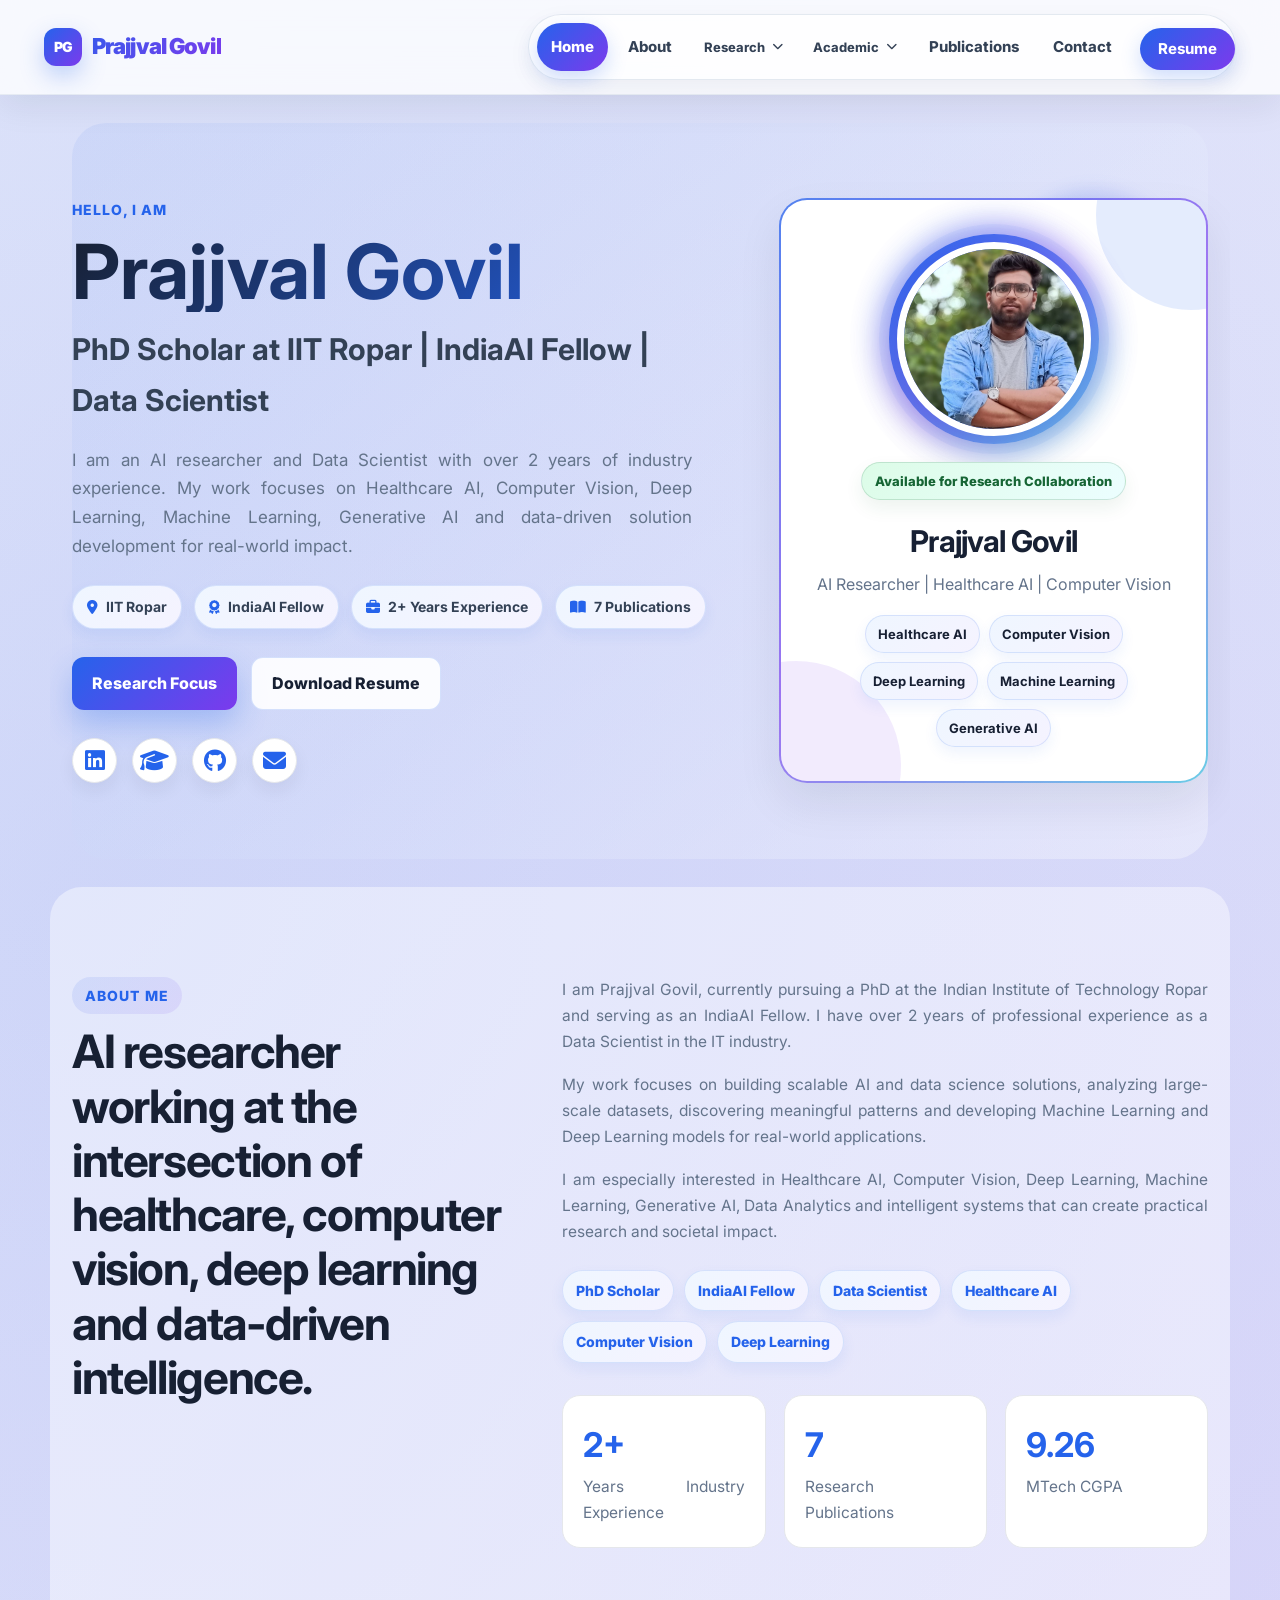
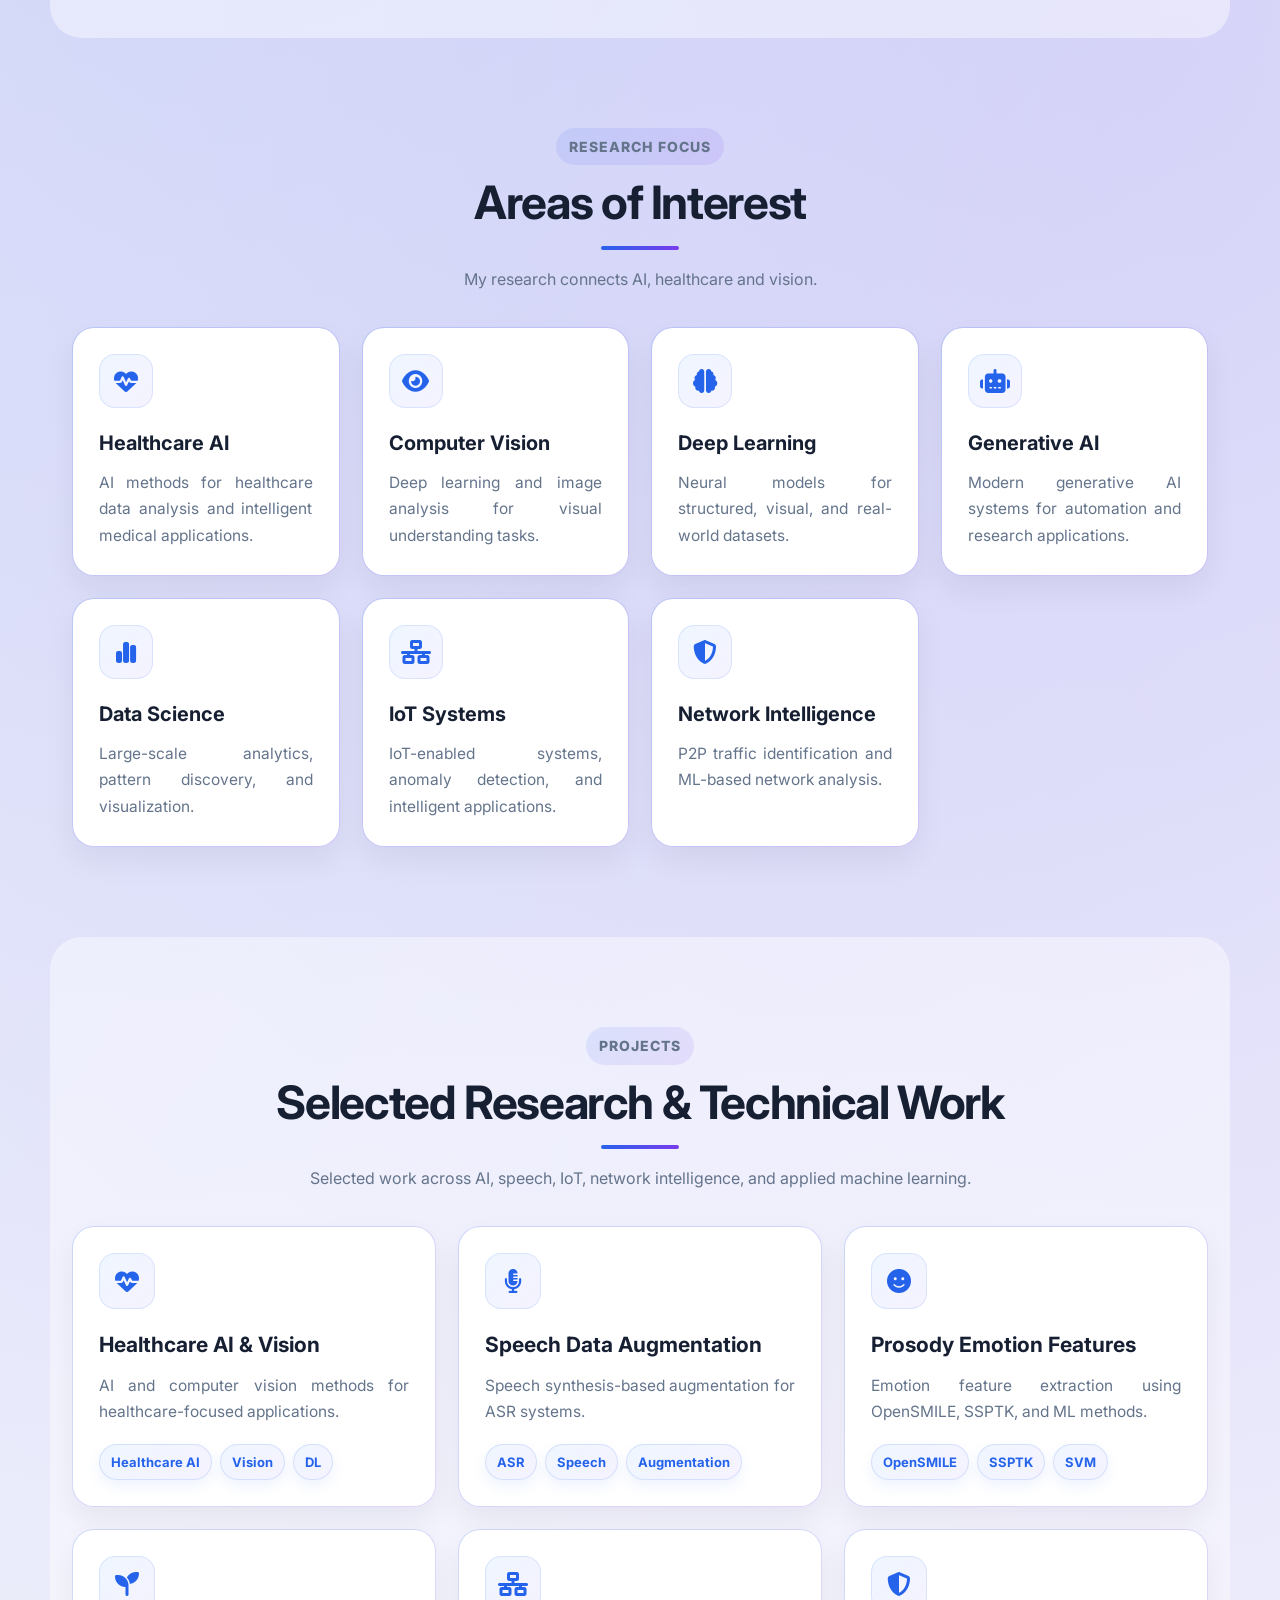
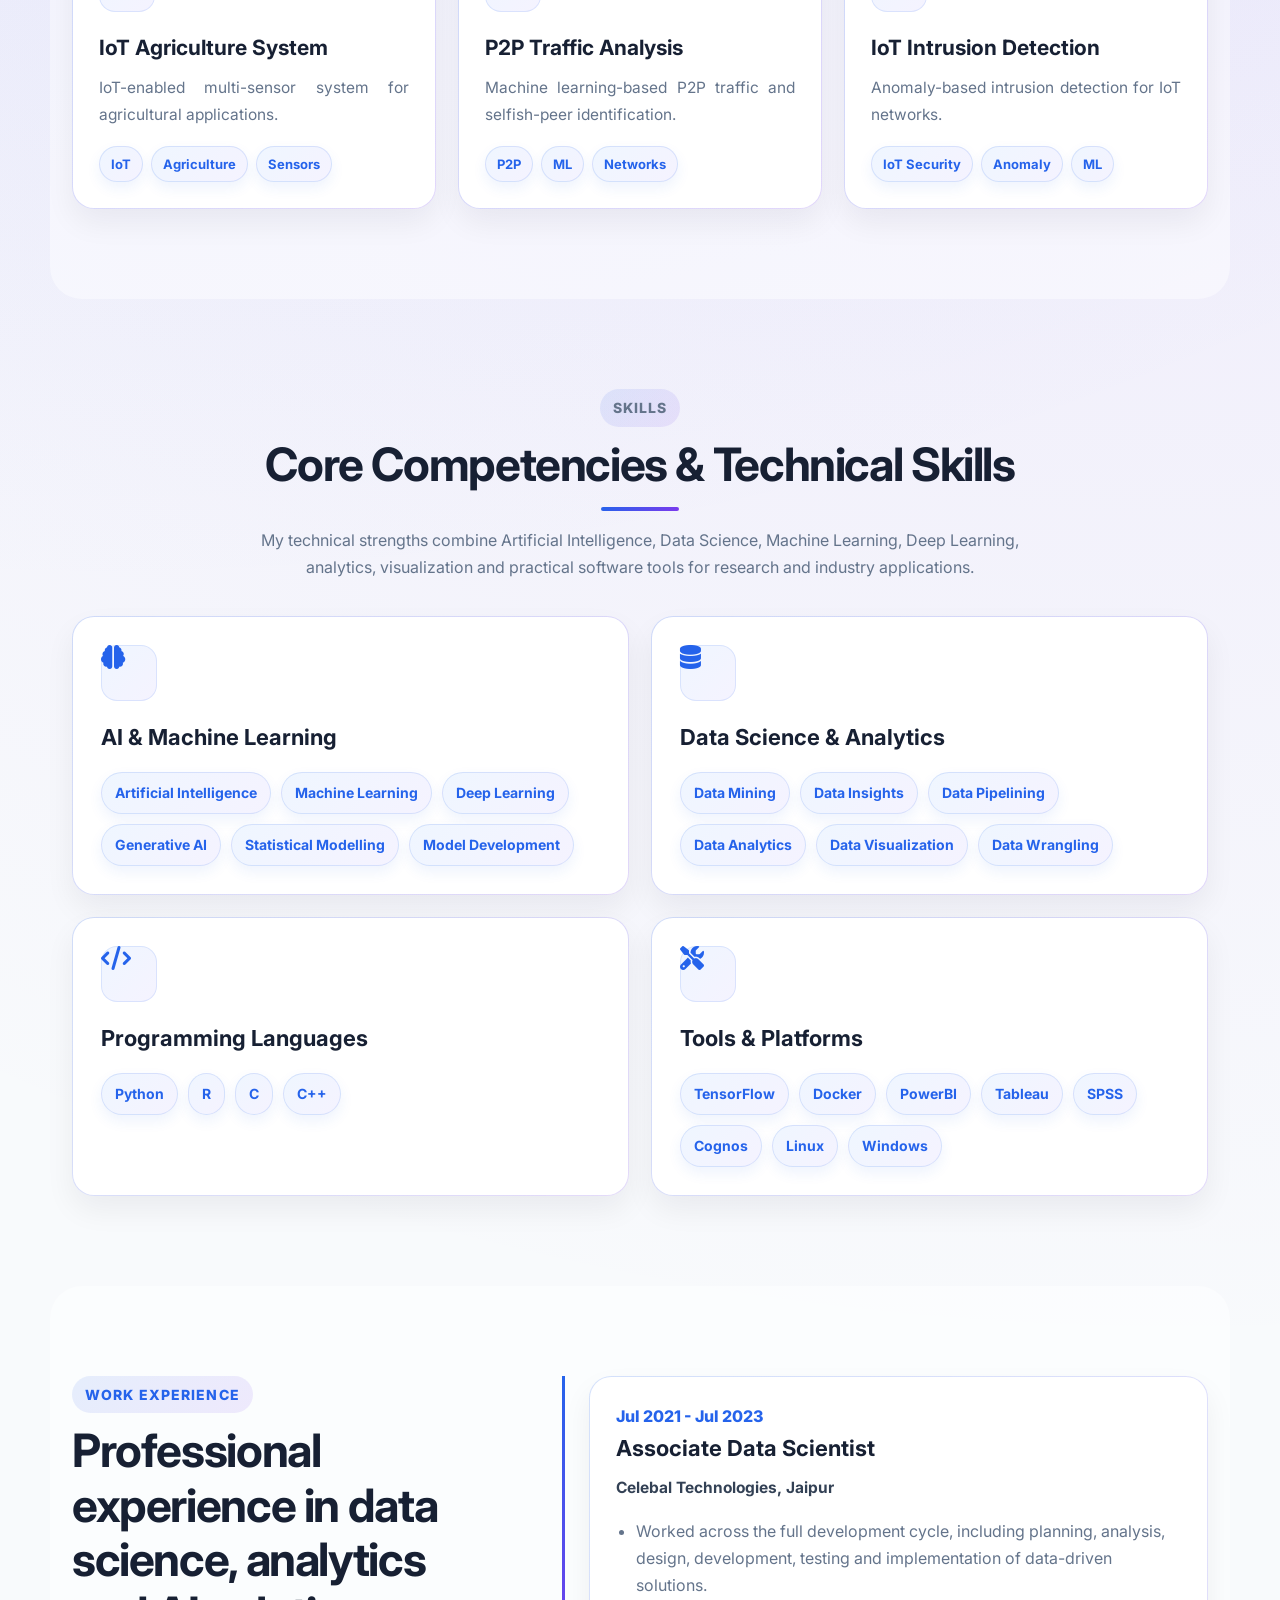
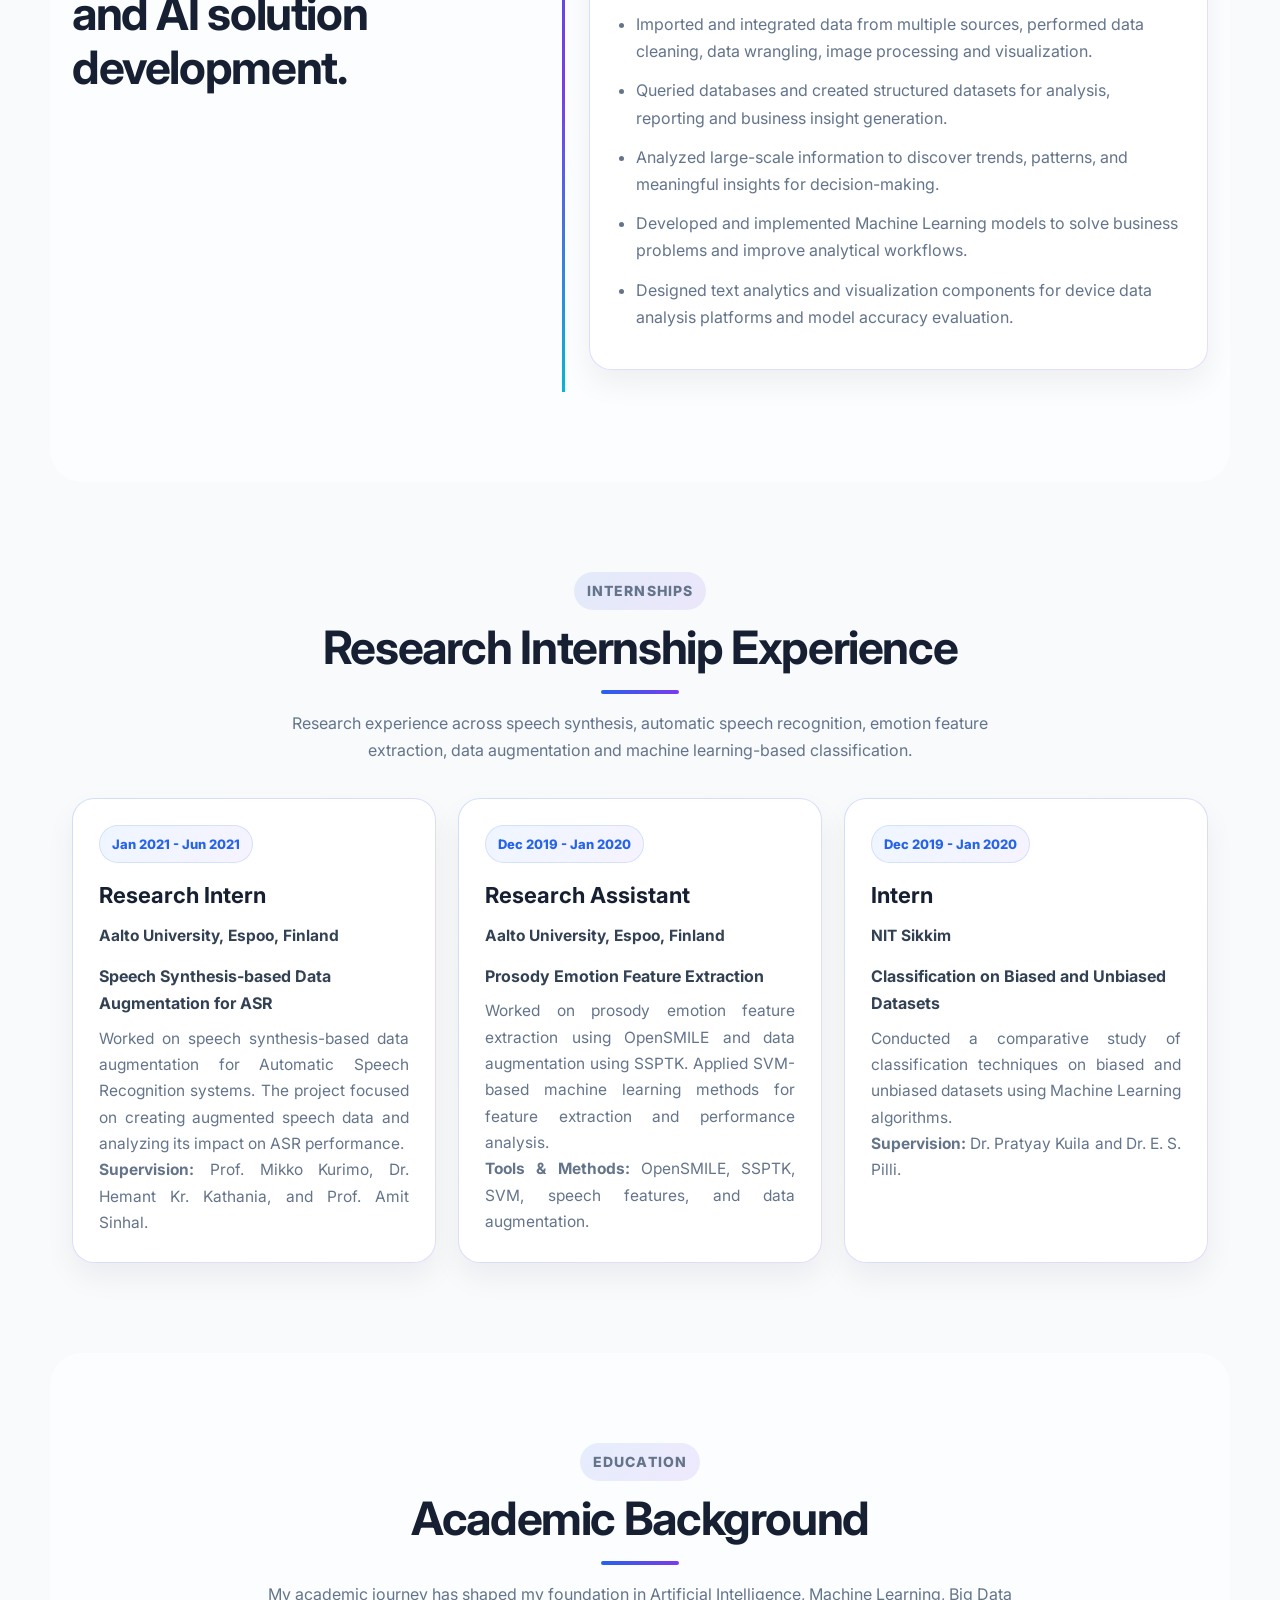
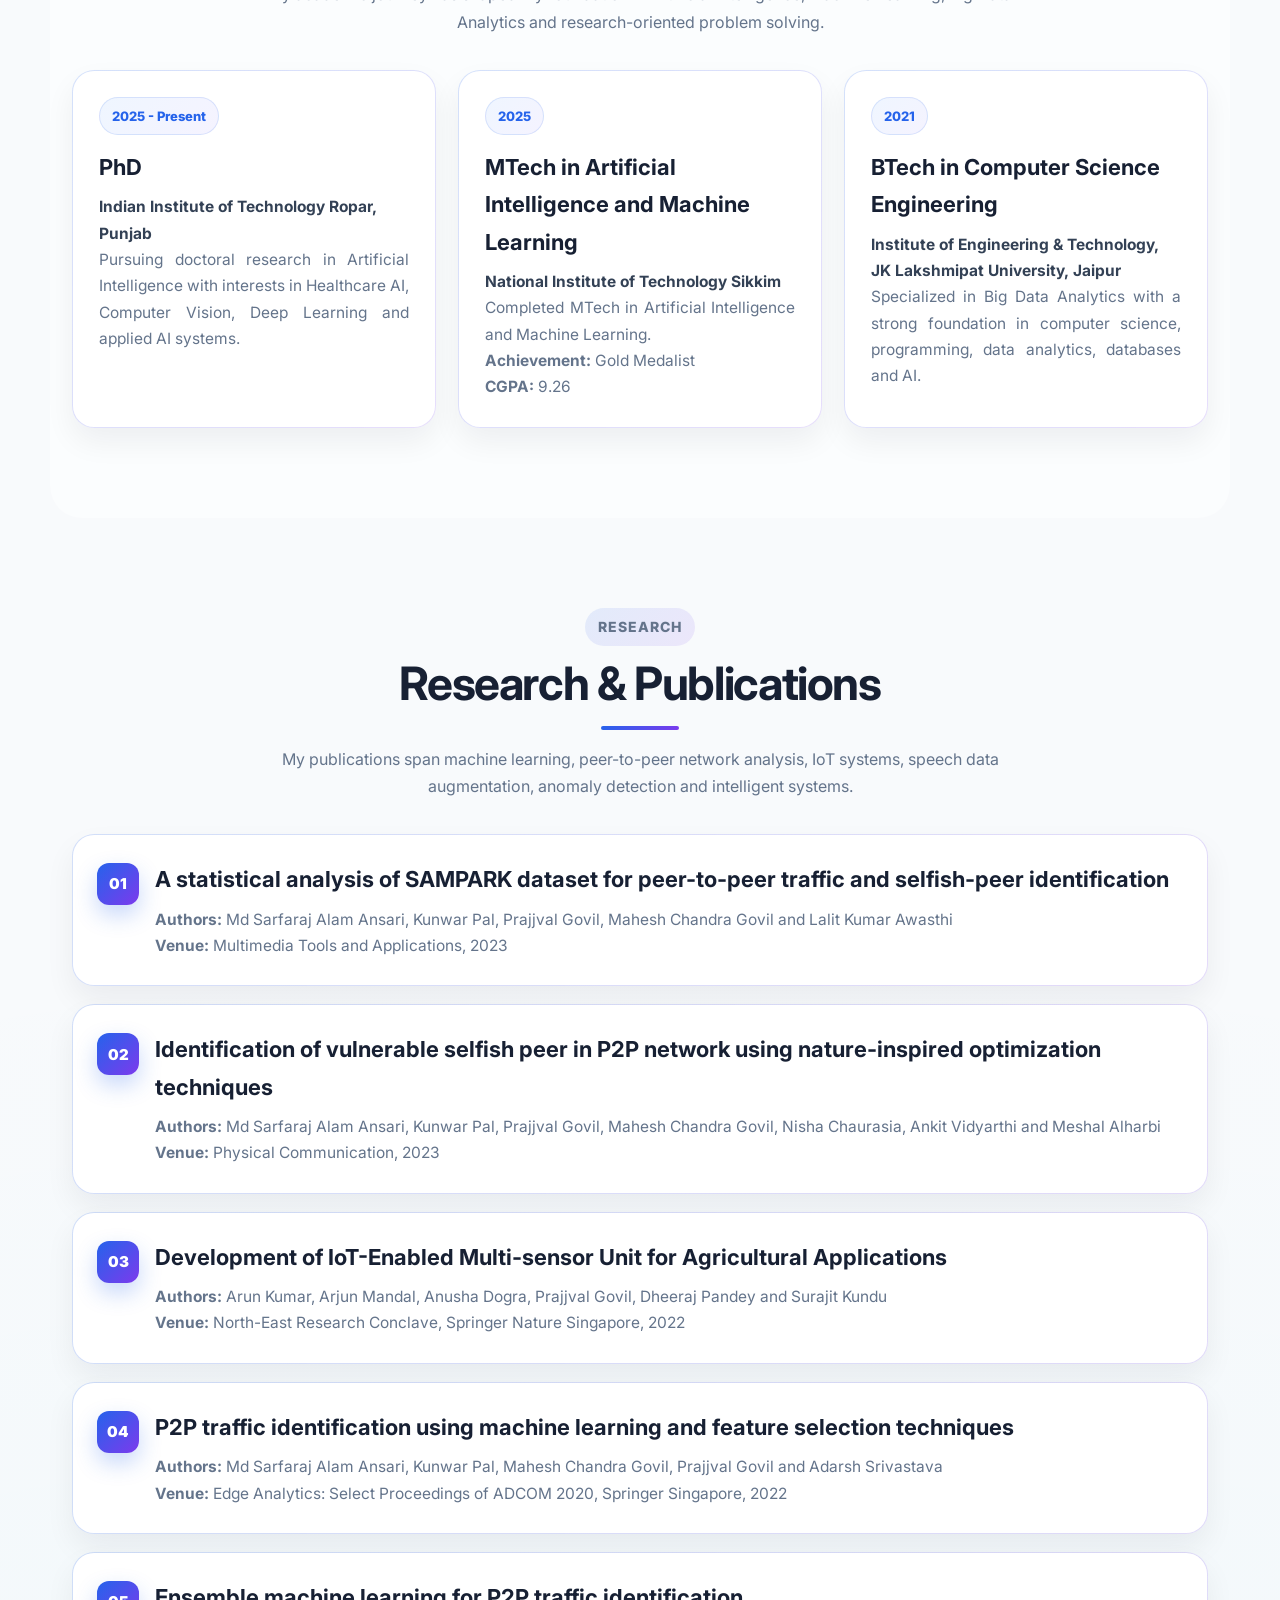
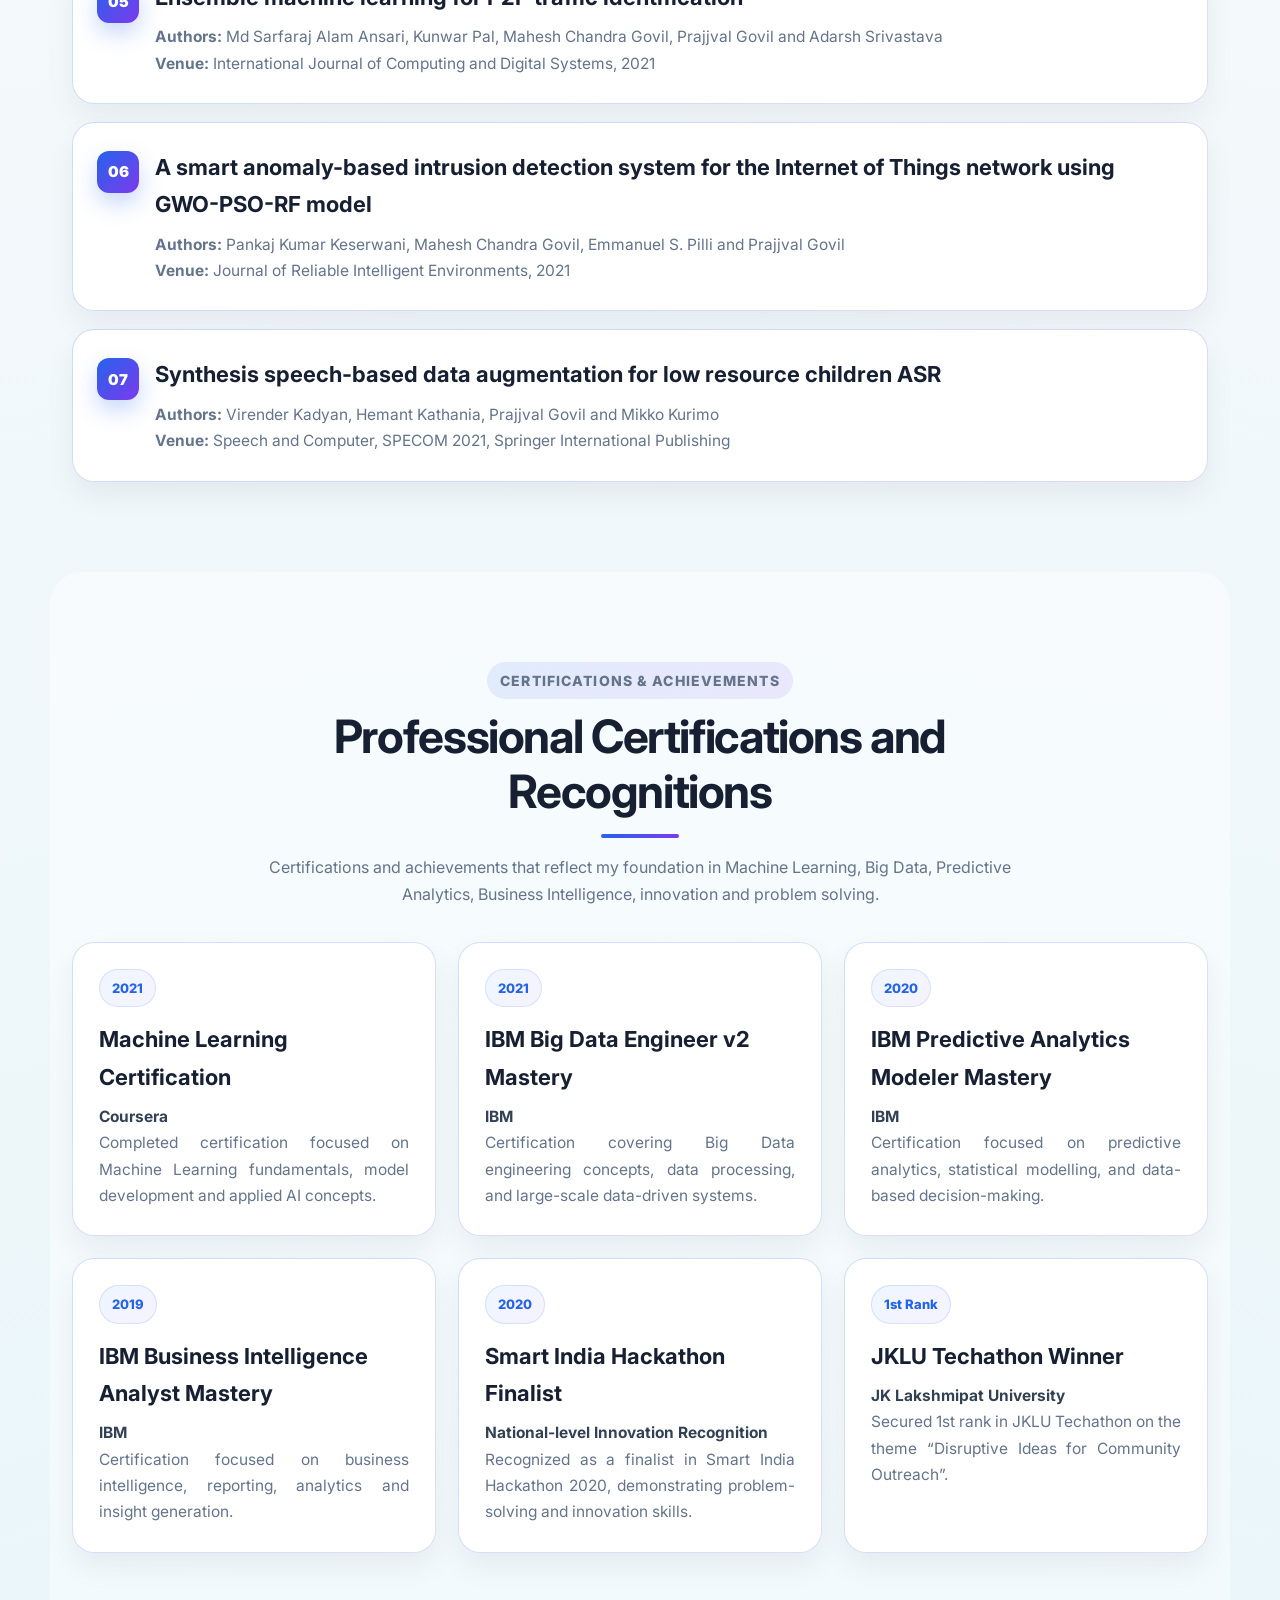
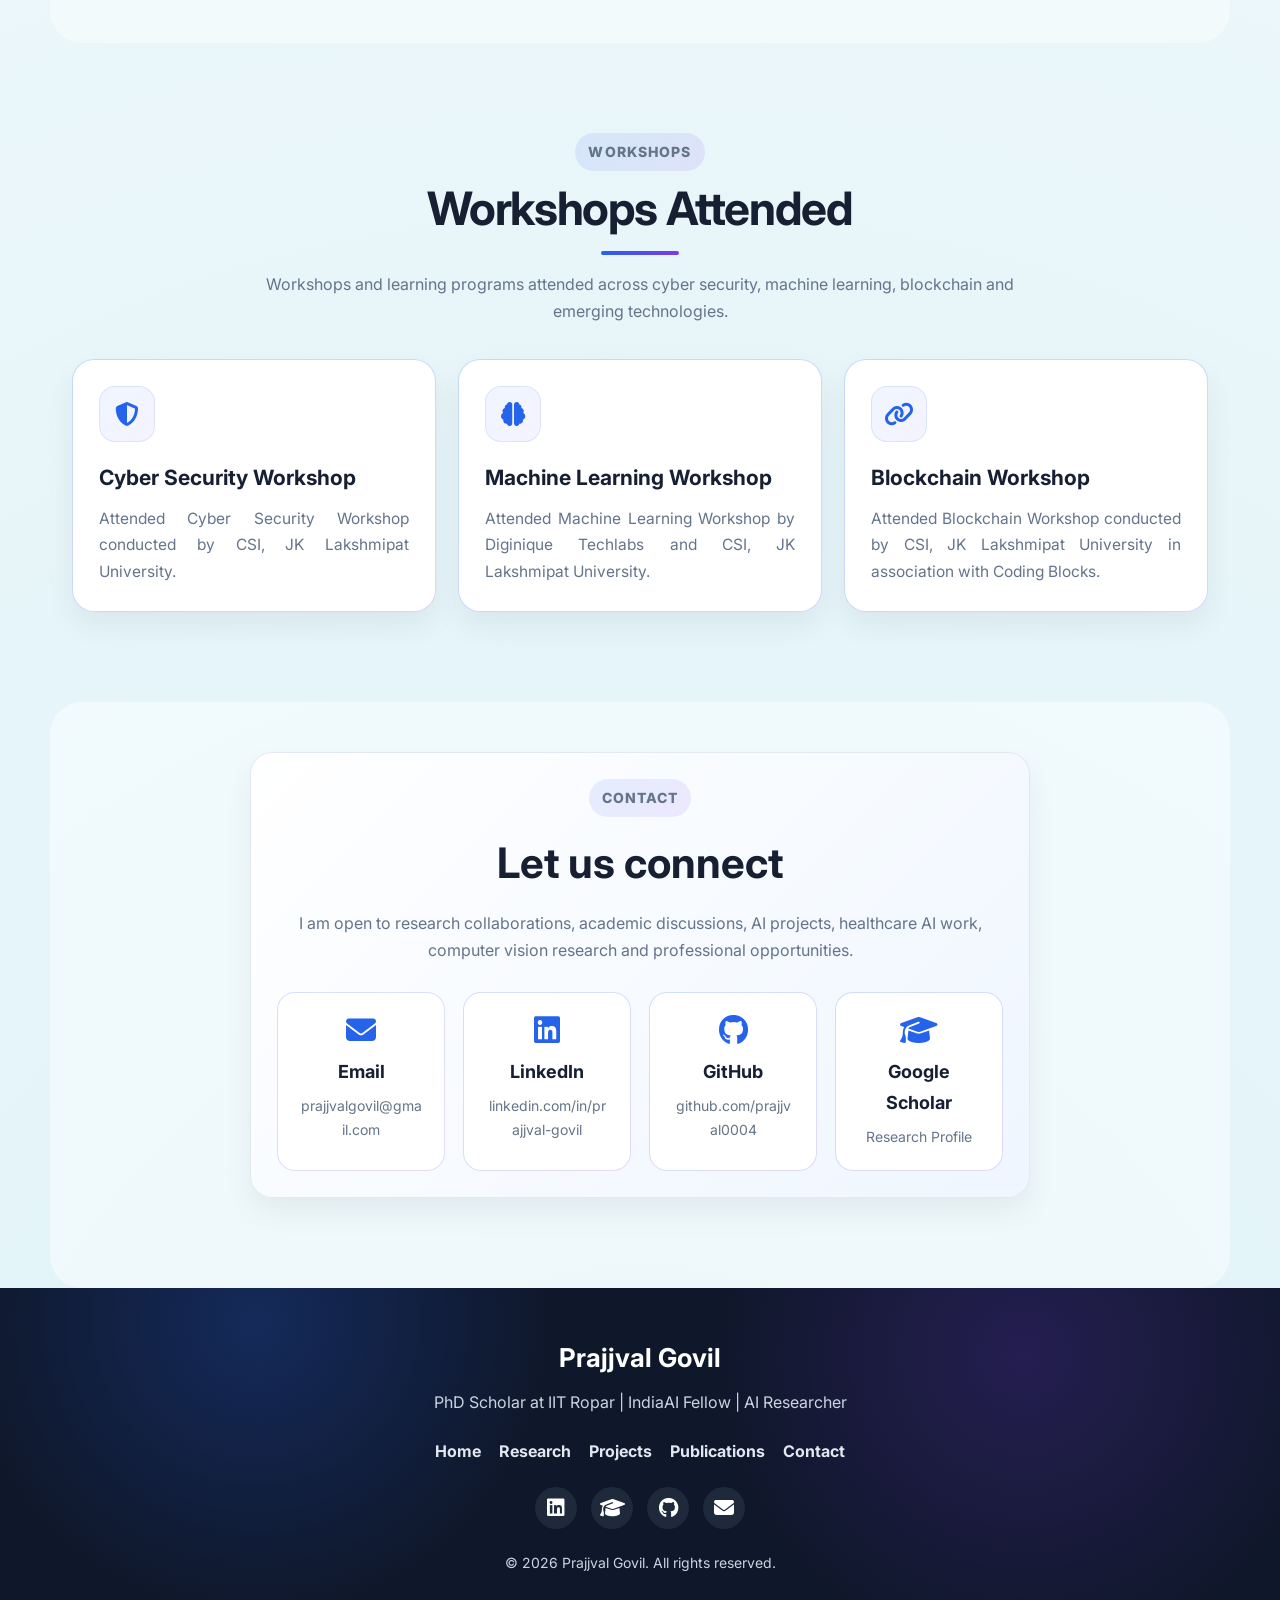
<file: index.html>
<!DOCTYPE html>
<html lang="en">

<head>
  <meta charset="UTF-8" />
  <meta name="viewport" content="width=device-width, initial-scale=1.0" />

  <title>Prajjval Govil | AI Researcher</title>
  <meta name="author" content="Prajjval Govil" />
  <meta name="keywords"
    content="Prajjval Govil, IIT Ropar, IndiaAI Fellow, AI Researcher, Data Scientist, Healthcare AI, Computer Vision, Deep Learning, Machine Learning, Generative AI" />

  <!-- Open Graph / Social Media Preview -->
  <meta property="og:title" content="Prajjval Govil | AI Researcher" />
  <meta property="og:description"
    content="PhD Scholar at IIT Ropar, IndiaAI Fellow and Data Scientist working in Healthcare AI, Computer Vision, Deep Learning and Machine Learning." />
  <meta property="og:type" content="website" />
  <meta property="og:url" content="https://prajjval0004.github.io/" />
  <meta property="og:image" content="https://prajjval0004.github.io/assets/profile.jpg" />

  <!-- Twitter/X Preview -->
  <meta name="twitter:card" content="summary_large_image" />
  <meta name="twitter:title" content="Prajjval Govil | AI Researcher" />
  <meta name="twitter:description"
    content="PhD Scholar at IIT Ropar, IndiaAI Fellow and Data Scientist working in Healthcare AI, Computer Vision, Deep Learning and Machine Learning." />
  <meta name="twitter:image" content="https://prajjval0004.github.io/assets/profile.jpg" />
  <link rel="stylesheet" href="style.css" />
  <link rel="icon" type="image/svg+xml" href="assets/favicon.svg" />
  <link rel="stylesheet" href="https://cdnjs.cloudflare.com/ajax/libs/font-awesome/6.5.0/css/all.min.css" />

  <link rel="preconnect" href="https://fonts.googleapis.com" />
  <link rel="preconnect" href="https://fonts.gstatic.com" crossorigin />
  <link href="https://fonts.googleapis.com/css2?family=Inter:wght@400;500;600;700;800&display=swap" rel="stylesheet" />
</head>

<body>
  <!-- Header -->
  <header class="header">
    <nav class="navbar">
      <a href="#home" class="logo">Prajjval Govil</a>

      <button class="menu-btn" id="menuBtn" aria-label="Open menu">
        <i class="fa-solid fa-bars"></i>
      </button>

      <ul class="nav-links" id="navLinks">
        <li><a href="#home">Home</a></li>
        <li><a href="#about">About</a></li>

        <li class="nav-dropdown">
          <button class="dropdown-toggle" type="button">
            Research <i class="fa-solid fa-chevron-down"></i>
          </button>

          <ul class="dropdown-menu">
            <li><a href="#research">Research Focus</a></li>
            <li><a href="#projects">Projects</a></li>
            <li><a href="#skills">Skills</a></li>
          </ul>
        </li>

        <li class="nav-dropdown">
          <button class="dropdown-toggle" type="button">
            Academic <i class="fa-solid fa-chevron-down"></i>
          </button>

          <ul class="dropdown-menu">
            <li><a href="#experience">Experience</a></li>
            <li><a href="#internships">Internships</a></li>
            <li><a href="#education">Education</a></li>
            <li><a href="#certifications">Certifications</a></li>
            <li><a href="#workshops">Workshops</a></li>
          </ul>
        </li>

        <li><a href="#publications">Publications</a></li>
        <li><a href="#contact">Contact</a></li>

        <li>
          <a class="resume-btn" href="assets/Prajjval_cv_2026.pdf" target="_blank">
            Resume
          </a>
        </li>
      </ul>
    </nav>
  </header>
  <main>
    <!-- Hero Section -->
    <section id="home" class="hero section">
      <div class="hero-content">
        <p class="small-title">Hello, I am</p>

        <h1>Prajjval Govil</h1>

        <h2>PhD Scholar at IIT Ropar | IndiaAI Fellow | Data Scientist</h2>

        <p class="hero-text">
          I am an AI researcher and Data Scientist with over 2 years of industry experience.
          My work focuses on Healthcare AI, Computer Vision, Deep Learning, Machine Learning,
          Generative AI and data-driven solution development for real-world impact.
        </p>

        <div class="hero-highlights">
          <span><i class="fa-solid fa-location-dot"></i> IIT Ropar</span>
          <span><i class="fa-solid fa-award"></i> IndiaAI Fellow</span>
          <span><i class="fa-solid fa-briefcase"></i> 2+ Years Experience</span>
          <span><i class="fa-solid fa-book-open"></i> 7 Publications</span>
        </div>

        <div class="hero-buttons">
          <a href="#research" class="btn primary-btn">Research Focus</a>
          <a href="assets/Prajjval_cv_2026.pdf" target="_blank" class="btn secondary-btn">Download Resume</a>
        </div>

        <div class="social-icons">
          <a href="https://www.linkedin.com/in/prajjval-govil" target="_blank" aria-label="LinkedIn">
            <i class="fa-brands fa-linkedin"></i>
          </a>

          <a href="https://scholar.google.com/citations?hl=en&user=-o_WZCUAAAAJ" target="_blank"
            aria-label="Google Scholar">
            <i class="fa-solid fa-graduation-cap"></i>
          </a>

          <a href="https://github.com/prajjval0004" target="_blank" aria-label="GitHub">
            <i class="fa-brands fa-github"></i>
          </a>

          <a href="mailto:prajjvalgovil@gmail.com" aria-label="Email">
            <i class="fa-solid fa-envelope"></i>
          </a>
        </div>
      </div>

      <div class="hero-image-card">
        <div class="profile-image-wrap">
          <img src="assets/profile.jpg" alt="Prajjval Govil profile photo" />
        </div>

        <span class="profile-status">Available for Research Collaboration</span>

        <h3>Prajjval Govil</h3>
        <p>AI Researcher | Healthcare AI | Computer Vision</p>

        <div class="tags">
          <span>Healthcare AI</span>
          <span>Computer Vision</span>
          <span>Deep Learning</span>
          <span>Machine Learning</span>
          <span>Generative AI</span>
        </div>
      </div>
    </section>

    <!-- About Section -->
    <section id="about" class="section two-column">
      <div>
        <p class="section-label">About Me</p>
        <h2 class="section-heading">
          AI researcher working at the intersection of healthcare, computer vision,
          deep learning and data-driven intelligence.
        </h2>
      </div>

      <div class="section-text">
        <p>
          I am Prajjval Govil, currently pursuing a PhD at the Indian Institute of
          Technology Ropar and serving as an IndiaAI Fellow. I have over 2 years of
          professional experience as a Data Scientist in the IT industry.
        </p>

        <p>
          My work focuses on building scalable AI and data science solutions, analyzing
          large-scale datasets, discovering meaningful patterns and developing Machine
          Learning and Deep Learning models for real-world applications.
        </p>

        <p>
          I am especially interested in Healthcare AI, Computer Vision, Deep Learning,
          Machine Learning, Generative AI, Data Analytics and intelligent systems that
          can create practical research and societal impact.
        </p>

        <div class="about-tags">
          <span>PhD Scholar</span>
          <span>IndiaAI Fellow</span>
          <span>Data Scientist</span>
          <span>Healthcare AI</span>
          <span>Computer Vision</span>
          <span>Deep Learning</span>
        </div>

        <div class="stats">
          <div>
            <h3>2+</h3>
            <p>Years Industry Experience</p>
          </div>

          <div>
            <h3>7</h3>
            <p>Research Publications</p>
          </div>

          <div>
            <h3>9.26</h3>
            <p>MTech CGPA</p>
          </div>
        </div>
      </div>
    </section>
    <!-- Research Focus Section -->
    <section id="research" class="section research-section">
      <div class="center-title">
        <p class="section-label">Research Focus</p>
        <h2 class="section-heading">Areas of Interest</h2>
        <p>
          My research connects AI, healthcare and vision.
        </p>
      </div>

      <div class="research-grid">
        <div class="research-card">
          <i class="fa-solid fa-heart-pulse"></i>
          <h3>Healthcare AI</h3>
          <p>AI methods for healthcare data analysis and intelligent medical applications.</p>
        </div>

        <div class="research-card">
          <i class="fa-solid fa-eye"></i>
          <h3>Computer Vision</h3>
          <p>Deep learning and image analysis for visual understanding tasks.</p>
        </div>

        <div class="research-card">
          <i class="fa-solid fa-brain"></i>
          <h3>Deep Learning</h3>
          <p>Neural models for structured, visual, and real-world datasets.</p>
        </div>

        <div class="research-card">
          <i class="fa-solid fa-robot"></i>
          <h3>Generative AI</h3>
          <p>Modern generative AI systems for automation and research applications.</p>
        </div>

        <div class="research-card">
          <i class="fa-solid fa-chart-simple"></i>
          <h3>Data Science</h3>
          <p>Large-scale analytics, pattern discovery, and visualization.</p>
        </div>

        <div class="research-card">
          <i class="fa-solid fa-network-wired"></i>
          <h3>IoT Systems</h3>
          <p>IoT-enabled systems, anomaly detection, and intelligent applications.</p>
        </div>

        <div class="research-card">
          <i class="fa-solid fa-shield-halved"></i>
          <h3>Network Intelligence</h3>
          <p>P2P traffic identification and ML-based network analysis.</p>
        </div>
      </div>
    </section>
    <!-- Projects Section -->
    <section id="projects" class="section">
      <div class="center-title">
        <p class="section-label">Projects</p>
        <h2 class="section-heading">Selected Research & Technical Work</h2>
        <p>
          Selected work across AI, speech, IoT, network intelligence, and applied machine learning.
        </p>
      </div>

      <div class="project-grid">
        <div class="project-card">
          <div class="project-icon">
            <i class="fa-solid fa-heart-pulse"></i>
          </div>
          <h3>Healthcare AI & Vision</h3>
          <p>AI and computer vision methods for healthcare-focused applications.</p>
          <div class="project-tags">
            <span>Healthcare AI</span>
            <span>Vision</span>
            <span>DL</span>
          </div>
        </div>

        <div class="project-card">
          <div class="project-icon">
            <i class="fa-solid fa-microphone-lines"></i>
          </div>
          <h3>Speech Data Augmentation</h3>
          <p>Speech synthesis-based augmentation for ASR systems.</p>
          <div class="project-tags">
            <span>ASR</span>
            <span>Speech</span>
            <span>Augmentation</span>
          </div>
        </div>

        <div class="project-card">
          <div class="project-icon">
            <i class="fa-solid fa-face-smile"></i>
          </div>
          <h3>Prosody Emotion Features</h3>
          <p>Emotion feature extraction using OpenSMILE, SSPTK, and ML methods.</p>
          <div class="project-tags">
            <span>OpenSMILE</span>
            <span>SSPTK</span>
            <span>SVM</span>
          </div>
        </div>

        <div class="project-card">
          <div class="project-icon">
            <i class="fa-solid fa-seedling"></i>
          </div>
          <h3>IoT Agriculture System</h3>
          <p>IoT-enabled multi-sensor system for agricultural applications.</p>
          <div class="project-tags">
            <span>IoT</span>
            <span>Agriculture</span>
            <span>Sensors</span>
          </div>
        </div>

        <div class="project-card">
          <div class="project-icon">
            <i class="fa-solid fa-network-wired"></i>
          </div>
          <h3>P2P Traffic Analysis</h3>
          <p>Machine learning-based P2P traffic and selfish-peer identification.</p>
          <div class="project-tags">
            <span>P2P</span>
            <span>ML</span>
            <span>Networks</span>
          </div>
        </div>

        <div class="project-card">
          <div class="project-icon">
            <i class="fa-solid fa-shield-halved"></i>
          </div>
          <h3>IoT Intrusion Detection</h3>
          <p>Anomaly-based intrusion detection for IoT networks.</p>
          <div class="project-tags">
            <span>IoT Security</span>
            <span>Anomaly</span>
            <span>ML</span>
          </div>
        </div>
      </div>
    </section>
    <!-- Skills Section -->
    <section id="skills" class="section">
      <div class="center-title">
        <p class="section-label">Skills</p>
        <h2 class="section-heading">Core Competencies & Technical Skills</h2>
        <p>
          My technical strengths combine Artificial Intelligence, Data Science,
          Machine Learning, Deep Learning, analytics, visualization and practical
          software tools for research and industry applications.
        </p>
      </div>

      <div class="skills-wrapper">
        <div class="skill-category">
          <i class="fa-solid fa-brain card-icon"></i>
          <h3>AI & Machine Learning</h3>

          <div class="skill-tags">
            <span>Artificial Intelligence</span>
            <span>Machine Learning</span>
            <span>Deep Learning</span>
            <span>Generative AI</span>
            <span>Statistical Modelling</span>
            <span>Model Development</span>
          </div>
        </div>

        <div class="skill-category">
          <i class="fa-solid fa-database card-icon"></i>
          <h3>Data Science & Analytics</h3>

          <div class="skill-tags">
            <span>Data Mining</span>
            <span>Data Insights</span>
            <span>Data Pipelining</span>
            <span>Data Analytics</span>
            <span>Data Visualization</span>
            <span>Data Wrangling</span>
          </div>
        </div>

        <div class="skill-category">
          <i class="fa-solid fa-code card-icon"></i>
          <h3>Programming Languages</h3>

          <div class="skill-tags">
            <span>Python</span>
            <span>R</span>
            <span>C</span>
            <span>C++</span>
          </div>
        </div>

        <div class="skill-category">
          <i class="fa-solid fa-screwdriver-wrench card-icon"></i>
          <h3>Tools & Platforms</h3>

          <div class="skill-tags">
            <span>TensorFlow</span>
            <span>Docker</span>
            <span>PowerBI</span>
            <span>Tableau</span>
            <span>SPSS</span>
            <span>Cognos</span>
            <span>Linux</span>
            <span>Windows</span>
          </div>
        </div>
      </div>
    </section>

    <!-- Experience Section -->
    <section id="experience" class="section two-column">
      <div>
        <p class="section-label">Work Experience</p>
        <h2 class="section-heading">
          Professional experience in data science, analytics and AI solution development.
        </h2>
      </div>

      <div class="timeline">
        <div class="timeline-item">
          <span>Jul 2021 - Jul 2023</span>
          <h3>Associate Data Scientist</h3>
          <p class="place">Celebal Technologies, Jaipur</p>

          <ul class="experience-list">
            <li>
              Worked across the full development cycle, including planning, analysis,
              design, development, testing and implementation of data-driven solutions.
            </li>

            <li>
              Imported and integrated data from multiple sources, performed data cleaning,
              data wrangling, image processing and visualization.
            </li>

            <li>
              Queried databases and created structured datasets for analysis,
              reporting and business insight generation.
            </li>

            <li>
              Analyzed large-scale information to discover trends, patterns,
              and meaningful insights for decision-making.
            </li>

            <li>
              Developed and implemented Machine Learning models to solve business
              problems and improve analytical workflows.
            </li>

            <li>
              Designed text analytics and visualization components for device data
              analysis platforms and model accuracy evaluation.
            </li>
          </ul>
        </div>
      </div>
    </section>

    <!-- Internships Section -->
    <section id="internships" class="section">
      <div class="center-title">
        <p class="section-label">Internships</p>
        <h2 class="section-heading">Research Internship Experience</h2>
        <p>
          Research experience across speech synthesis, automatic speech recognition,
          emotion feature extraction, data augmentation and machine learning-based classification.
        </p>
      </div>

      <div class="card-grid">
        <div class="card">
          <span class="date-badge">Jan 2021 - Jun 2021</span>
          <h3>Research Intern</h3>
          <p class="place">Aalto University, Espoo, Finland</p>

          <h4>Speech Synthesis-based Data Augmentation for ASR</h4>

          <p>
            Worked on speech synthesis-based data augmentation for Automatic Speech
            Recognition systems. The project focused on creating augmented speech data
            and analyzing its impact on ASR performance.
          </p>

          <p>
            <strong>Supervision:</strong> Prof. Mikko Kurimo, Dr. Hemant Kr. Kathania,
            and Prof. Amit Sinhal.
          </p>
        </div>

        <div class="card">
          <span class="date-badge">Dec 2019 - Jan 2020</span>
          <h3>Research Assistant</h3>
          <p class="place">Aalto University, Espoo, Finland</p>

          <h4>Prosody Emotion Feature Extraction</h4>

          <p>
            Worked on prosody emotion feature extraction using OpenSMILE and data
            augmentation using SSPTK. Applied SVM-based machine learning methods for
            feature extraction and performance analysis.
          </p>

          <p>
            <strong>Tools & Methods:</strong> OpenSMILE, SSPTK, SVM, speech features,
            and data augmentation.
          </p>
        </div>

        <div class="card">
          <span class="date-badge">Dec 2019 - Jan 2020</span>
          <h3>Intern</h3>
          <p class="place">NIT Sikkim</p>

          <h4>Classification on Biased and Unbiased Datasets</h4>

          <p>
            Conducted a comparative study of classification techniques on biased and
            unbiased datasets using Machine Learning algorithms.
          </p>

          <p>
            <strong>Supervision:</strong> Dr. Pratyay Kuila and Dr. E. S. Pilli.
          </p>
        </div>
      </div>
    </section>
    <!-- Education Section -->
    <section id="education" class="section">
      <div class="center-title">
        <p class="section-label">Education</p>
        <h2 class="section-heading">Academic Background</h2>
        <p>
          My academic journey has shaped my foundation in Artificial Intelligence,
          Machine Learning, Big Data Analytics and research-oriented problem solving.
        </p>
      </div>

      <div class="card-grid">
        <div class="card">
          <span class="date-badge">2025 - Present</span>
          <h3>PhD</h3>
          <p class="place">Indian Institute of Technology Ropar, Punjab</p>

          <p>
            Pursuing doctoral research in Artificial Intelligence with interests in
            Healthcare AI, Computer Vision, Deep Learning and applied AI systems.
          </p>
        </div>

        <div class="card">
          <span class="date-badge">2025</span>
          <h3>MTech in Artificial Intelligence and Machine Learning</h3>
          <p class="place">National Institute of Technology Sikkim</p>

          <p>
            Completed MTech in Artificial Intelligence and Machine Learning.
          </p>

          <p>
            <strong>Achievement:</strong> Gold Medalist
          </p>

          <p>
            <strong>CGPA:</strong> 9.26
          </p>
        </div>

        <div class="card">
          <span class="date-badge">2021</span>
          <h3>BTech in Computer Science Engineering</h3>
          <p class="place">
            Institute of Engineering & Technology, JK Lakshmipat University, Jaipur
          </p>

          <p>
            Specialized in Big Data Analytics with a strong foundation in computer science,
            programming, data analytics, databases and AI.
          </p>
        </div>
      </div>
    </section>
    <!-- Publications Section -->
    <section id="publications" class="section">
      <div class="center-title">
        <p class="section-label">Research</p>
        <h2 class="section-heading">Research & Publications</h2>
        <p>
          My publications span machine learning, peer-to-peer network analysis,
          IoT systems, speech data augmentation, anomaly detection and intelligent systems.
        </p>
      </div>

      <div class="publication-list">
        <div class="publication">
          <h3>A statistical analysis of SAMPARK dataset for peer-to-peer traffic and selfish-peer identification</h3>
          <p>
            <strong>Authors:</strong> Md Sarfaraj Alam Ansari, Kunwar Pal, Prajjval Govil,
            Mahesh Chandra Govil and Lalit Kumar Awasthi
          </p>
          <p>
            <strong>Venue:</strong> Multimedia Tools and Applications, 2023
          </p>
        </div>

        <div class="publication">
          <h3>Identification of vulnerable selfish peer in P2P network using nature-inspired optimization techniques
          </h3>
          <p>
            <strong>Authors:</strong> Md Sarfaraj Alam Ansari, Kunwar Pal, Prajjval Govil,
            Mahesh Chandra Govil, Nisha Chaurasia, Ankit Vidyarthi and Meshal Alharbi
          </p>
          <p>
            <strong>Venue:</strong> Physical Communication, 2023
          </p>
        </div>

        <div class="publication">
          <h3>Development of IoT-Enabled Multi-sensor Unit for Agricultural Applications</h3>
          <p>
            <strong>Authors:</strong> Arun Kumar, Arjun Mandal, Anusha Dogra,
            Prajjval Govil, Dheeraj Pandey and Surajit Kundu
          </p>
          <p>
            <strong>Venue:</strong> North-East Research Conclave, Springer Nature Singapore, 2022
          </p>
        </div>

        <div class="publication">
          <h3>P2P traffic identification using machine learning and feature selection techniques</h3>
          <p>
            <strong>Authors:</strong> Md Sarfaraj Alam Ansari, Kunwar Pal,
            Mahesh Chandra Govil, Prajjval Govil and Adarsh Srivastava
          </p>
          <p>
            <strong>Venue:</strong> Edge Analytics: Select Proceedings of ADCOM 2020,
            Springer Singapore, 2022
          </p>
        </div>

        <div class="publication">
          <h3>Ensemble machine learning for P2P traffic identification</h3>
          <p>
            <strong>Authors:</strong> Md Sarfaraj Alam Ansari, Kunwar Pal,
            Mahesh Chandra Govil, Prajjval Govil and Adarsh Srivastava
          </p>
          <p>
            <strong>Venue:</strong> International Journal of Computing and Digital Systems, 2021
          </p>
        </div>

        <div class="publication">
          <h3>A smart anomaly-based intrusion detection system for the Internet of Things network using GWO-PSO-RF model
          </h3>
          <p>
            <strong>Authors:</strong> Pankaj Kumar Keserwani, Mahesh Chandra Govil,
            Emmanuel S. Pilli and Prajjval Govil
          </p>
          <p>
            <strong>Venue:</strong> Journal of Reliable Intelligent Environments, 2021
          </p>
        </div>

        <div class="publication">
          <h3>Synthesis speech-based data augmentation for low resource children ASR</h3>
          <p>
            <strong>Authors:</strong> Virender Kadyan, Hemant Kathania,
            Prajjval Govil and Mikko Kurimo
          </p>
          <p>
            <strong>Venue:</strong> Speech and Computer, SPECOM 2021,
            Springer International Publishing
          </p>
        </div>
      </div>
    </section>

    <!-- Certifications & Achievements Section -->
    <section id="certifications" class="section">
      <div class="center-title">
        <p class="section-label">Certifications & Achievements</p>
        <h2 class="section-heading">Professional Certifications and Recognitions</h2>
        <p>
          Certifications and achievements that reflect my foundation in Machine Learning,
          Big Data, Predictive Analytics, Business Intelligence, innovation and problem solving.
        </p>
      </div>

      <div class="card-grid">
        <div class="card">
          <span class="date-badge">2021</span>
          <h3>Machine Learning Certification</h3>
          <p class="place">Coursera</p>
          <p>
            Completed certification focused on Machine Learning fundamentals,
            model development and applied AI concepts.
          </p>
        </div>

        <div class="card">
          <span class="date-badge">2021</span>
          <h3>IBM Big Data Engineer v2 Mastery</h3>
          <p class="place">IBM</p>
          <p>
            Certification covering Big Data engineering concepts, data processing,
            and large-scale data-driven systems.
          </p>
        </div>

        <div class="card">
          <span class="date-badge">2020</span>
          <h3>IBM Predictive Analytics Modeler Mastery</h3>
          <p class="place">IBM</p>
          <p>
            Certification focused on predictive analytics, statistical modelling,
            and data-based decision-making.
          </p>
        </div>

        <div class="card">
          <span class="date-badge">2019</span>
          <h3>IBM Business Intelligence Analyst Mastery</h3>
          <p class="place">IBM</p>
          <p>
            Certification focused on business intelligence, reporting,
            analytics and insight generation.
          </p>
        </div>

        <div class="card">
          <span class="date-badge">2020</span>
          <h3>Smart India Hackathon Finalist</h3>
          <p class="place">National-level Innovation Recognition</p>
          <p>
            Recognized as a finalist in Smart India Hackathon 2020,
            demonstrating problem-solving and innovation skills.
          </p>
        </div>

        <div class="card">
          <span class="date-badge">1st Rank</span>
          <h3>JKLU Techathon Winner</h3>
          <p class="place">JK Lakshmipat University</p>
          <p>
            Secured 1st rank in JKLU Techathon on the theme
            “Disruptive Ideas for Community Outreach”.
          </p>
        </div>
      </div>
    </section>

    <!-- Workshops Section -->
    <section id="workshops" class="section">
      <div class="center-title">
        <p class="section-label">Workshops</p>
        <h2 class="section-heading">Workshops Attended</h2>
        <p>
          Workshops and learning programs attended across cyber security,
          machine learning, blockchain and emerging technologies.
        </p>
      </div>

      <div class="workshop-grid">
        <div class="workshop-card">
          <i class="fa-solid fa-shield-halved"></i>
          <h3>Cyber Security Workshop</h3>
          <p>
            Attended Cyber Security Workshop conducted by CSI,
            JK Lakshmipat University.
          </p>
        </div>

        <div class="workshop-card">
          <i class="fa-solid fa-brain"></i>
          <h3>Machine Learning Workshop</h3>
          <p>
            Attended Machine Learning Workshop by Diginique Techlabs
            and CSI, JK Lakshmipat University.
          </p>
        </div>

        <div class="workshop-card">
          <i class="fa-solid fa-link"></i>
          <h3>Blockchain Workshop</h3>
          <p>
            Attended Blockchain Workshop conducted by CSI,
            JK Lakshmipat University in association with Coding Blocks.
          </p>
        </div>
      </div>
    </section>

    <!-- Contact Section -->
    <section id="contact" class="section contact">
      <div class="contact-box">
        <p class="section-label">Contact</p>
        <h2>Let us connect</h2>

        <p>
          I am open to research collaborations, academic discussions, AI projects,
          healthcare AI work, computer vision research and professional opportunities.
        </p>

        <div class="contact-card-grid">
          <a class="contact-card" href="mailto:prajjvalgovil@gmail.com">
            <i class="fa-solid fa-envelope"></i>
            <h3>Email</h3>
            <p>prajjvalgovil@gmail.com</p>
          </a>

          <a class="contact-card" href="https://www.linkedin.com/in/prajjval-govil" target="_blank">
            <i class="fa-brands fa-linkedin"></i>
            <h3>LinkedIn</h3>
            <p>linkedin.com/in/prajjval-govil</p>
          </a>

          <a class="contact-card" href="https://github.com/prajjval0004" target="_blank">
            <i class="fa-brands fa-github"></i>
            <h3>GitHub</h3>
            <p>github.com/prajjval0004</p>
          </a>

          <a class="contact-card" href="https://scholar.google.com/citations?hl=en&user=-o_WZCUAAAAJ" target="_blank">
            <i class="fa-solid fa-graduation-cap"></i>
            <h3>Google Scholar</h3>
            <p>Research Profile</p>
          </a>
        </div>
      </div>
    </section>
  </main>
  <!-- Back to Top Button -->
  <button id="backToTop" class="back-to-top" aria-label="Back to top">
    <i class="fa-solid fa-arrow-up"></i>
  </button>
  <!-- Footer -->
  <footer class="footer">
    <div class="footer-content">
      <h3>Prajjval Govil</h3>

      <p>
        PhD Scholar at IIT Ropar | IndiaAI Fellow | AI Researcher
      </p>

      <div class="footer-links">
        <a href="#home">Home</a>
        <a href="#research">Research</a>
        <a href="#projects">Projects</a>
        <a href="#publications">Publications</a>
        <a href="#contact">Contact</a>
      </div>

      <div class="footer-socials">
        <a href="https://www.linkedin.com/in/prajjval-govil" target="_blank" aria-label="LinkedIn">
          <i class="fa-brands fa-linkedin"></i>
        </a>

        <a href="https://scholar.google.com/citations?hl=en&user=-o_WZCUAAAAJ" target="_blank"
          aria-label="Google Scholar">
          <i class="fa-solid fa-graduation-cap"></i>
        </a>

        <a href="https://github.com/prajjval0004" target="_blank" aria-label="GitHub">
          <i class="fa-brands fa-github"></i>
        </a>

        <a href="mailto:prajjvalgovil@gmail.com" aria-label="Email">
          <i class="fa-solid fa-envelope"></i>
        </a>
      </div>

      <p class="footer-copy">
        © <span id="year"></span> Prajjval Govil. All rights reserved.
      </p>
    </div>
  </footer>

  <script src="script.js"></script>
</body>

</html>
</file>
<file: style.css>
:root {
  --bg: #f7f8fb;
  --white: #ffffff;
  --text: #172033;
  --muted: #64748b;
  --primary: #2563eb;
  --primary-dark: #1d4ed8;
  --border: #e5e7eb;
  --shadow: 0 20px 45px rgba(15, 23, 42, 0.08);
}

* {
  margin: 0;
  padding: 0;
  box-sizing: border-box;
}

html {
  scroll-behavior: smooth;
}

body {
  font-family: "Inter", sans-serif;
  background: var(--bg);
  color: var(--text);
  line-height: 1.7;
}

a {
  text-decoration: none;
  color: inherit;
}

.header {
  position: sticky;
  top: 0;
  z-index: 1000;
  background: rgba(255, 255, 255, 0.92);
  backdrop-filter: blur(14px);
  border-bottom: 1px solid var(--border);
}

.navbar {
  max-width: 1180px;
  margin: auto;
  padding: 16px 22px;
  display: flex;
  justify-content: space-between;
  align-items: center;
}

.logo {
  font-size: 24px;
  font-weight: 800;
  color: var(--primary);
}

.nav-links {
  display: flex;
  align-items: center;
  gap: 22px;
  list-style: none;
  font-weight: 600;
}

.nav-links a {
  color: #334155;
  transition: 0.2s;
}

.nav-links a:hover {
  color: var(--primary);
}

.resume-btn {
  background: var(--primary);
  color: white !important;
  padding: 9px 16px;
  border-radius: 999px;
}

.menu-btn {
  display: none;
  background: none;
  border: none;
  font-size: 24px;
  color: var(--text);
  cursor: pointer;
}

.section {
  max-width: 1180px;
  margin: auto;
  padding: 90px 22px;
}

.hero {
  min-height: 88vh;
  display: grid;
  grid-template-columns: 1.2fr 0.8fr;
  gap: 50px;
  align-items: center;
}

.small-title,
.section-label {
  color: var(--primary);
  text-transform: uppercase;
  font-size: 14px;
  font-weight: 800;
  letter-spacing: 0.08em;
  margin-bottom: 10px;
}

.hero h1 {
  font-size: clamp(42px, 7vw, 76px);
  line-height: 1.05;
  margin-bottom: 12px;
}

.hero h2 {
  font-size: clamp(20px, 3vw, 30px);
  color: #334155;
  margin-bottom: 20px;
}

.hero-text {
  max-width: 680px;
  font-size: 18px;
  color: var(--muted);
}

.hero-buttons {
  display: flex;
  flex-wrap: wrap;
  gap: 14px;
  margin: 28px 0;
}

.btn {
  display: inline-flex;
  justify-content: center;
  align-items: center;
  padding: 12px 20px;
  border-radius: 12px;
  font-weight: 800;
  transition: 0.2s;
}

.btn:hover {
  transform: translateY(-2px);
}

.primary-btn {
  background: var(--primary);
  color: white;
  box-shadow: 0 12px 25px rgba(37, 99, 235, 0.25);
}

.secondary-btn {
  background: white;
  color: var(--text);
  border: 1px solid var(--border);
}

.social-icons {
  display: flex;
  gap: 15px;
  font-size: 23px;
}

.social-icons a {
  height: 45px;
  width: 45px;
  display: grid;
  place-items: center;
  border-radius: 50%;
  background: white;
  color: var(--primary);
  border: 1px solid var(--border);
  transition: 0.2s;
}

.social-icons a:hover {
  transform: translateY(-3px);
  background: var(--primary);
  color: white;
}

.hero-image-card {
  background: linear-gradient(180deg, white, #eef4ff);
  border: 1px solid var(--border);
  border-radius: 28px;
  padding: 34px;
  text-align: center;
  box-shadow: var(--shadow);
}

.hero-image-card img {
  width: 190px;
  height: 190px;
  object-fit: cover;
  border-radius: 50%;
  border: 8px solid white;
  box-shadow: var(--shadow);
  margin-bottom: 20px;
}

.hero-image-card h3 {
  font-size: 28px;
  margin-bottom: 4px;
}

.hero-image-card p {
  color: var(--muted);
  margin-bottom: 16px;
}

.tags {
  display: flex;
  flex-wrap: wrap;
  gap: 9px;
  justify-content: center;
}

.tags span {
  background: white;
  border: 1px solid var(--border);
  padding: 7px 12px;
  border-radius: 999px;
  font-size: 13px;
  font-weight: 700;
}

.two-column {
  display: grid;
  grid-template-columns: 0.8fr 1.2fr;
  gap: 60px;
}

.section-heading {
  font-size: clamp(30px, 4vw, 46px);
  line-height: 1.18;
  margin-bottom: 16px;
}

.section-text p,
.center-title p,
.card p,
.timeline-item p,
.publication p,
.contact-box p {
  color: var(--muted);
}

.section-text p+p {
  margin-top: 16px;
}

.stats {
  display: grid;
  grid-template-columns: repeat(3, 1fr);
  gap: 18px;
  margin-top: 32px;
}

.stats div {
  background: white;
  border: 1px solid var(--border);
  border-radius: 18px;
  padding: 20px;
}

.stats h3 {
  color: var(--primary);
  font-size: 34px;
}

.center-title {
  text-align: center;
  max-width: 760px;
  margin: 0 auto 42px;
}

.card-grid {
  display: grid;
  grid-template-columns: repeat(3, 1fr);
  gap: 22px;
}

.card,
.timeline-item,
.publication,
.contact-box {
  background: white;
  border: 1px solid var(--border);
  border-radius: 22px;
  padding: 26px;
  box-shadow: 0 10px 22px rgba(15, 23, 42, 0.04);
}

.card {
  transition: 0.2s;
}

.card:hover {
  transform: translateY(-5px);
  box-shadow: var(--shadow);
}

.card-icon {
  height: 56px;
  width: 56px;
  background: #eff6ff;
  color: var(--primary);
  border-radius: 16px;
  display: grid;
  place-items: center;
  font-size: 24px;
  margin-bottom: 18px;
}

.card h3,
.timeline-item h3,
.publication h3 {
  font-size: 22px;
  margin-bottom: 8px;
}

.timeline {
  border-left: 3px solid #dbeafe;
  padding-left: 24px;
}

.timeline-item {
  position: relative;
  margin-bottom: 22px;
}

.timeline-item::before {
  content: "";
  position: absolute;
  left: -37px;
  top: 28px;
  height: 18px;
  width: 18px;
  border-radius: 50%;
  background: var(--primary);
  border: 4px solid white;
}

.timeline-item span {
  color: var(--primary);
  font-weight: 800;
}

.place {
  color: #334155 !important;
  font-weight: 700;
}

.publication-list {
  display: grid;
  gap: 18px;
}

.contact {
  padding-top: 50px;
}

.contact-box {
  text-align: center;
  max-width: 780px;
  margin: auto;
  background: linear-gradient(135deg, white, #eff6ff);
}

.contact-box h2 {
  font-size: 42px;
  margin-bottom: 12px;
}

.contact-buttons {
  display: flex;
  justify-content: center;
  gap: 14px;
  flex-wrap: wrap;
}

.footer {
  text-align: center;
  padding: 28px 20px;
  background: white;
  color: var(--muted);
  border-top: 1px solid var(--border);
}

@media (max-width: 900px) {
  .menu-btn {
    display: block;
  }

  .nav-links {
    position: absolute;
    top: 70px;
    right: 22px;
    width: min(300px, calc(100vw - 44px));
    background: white;
    border: 1px solid var(--border);
    border-radius: 20px;
    padding: 18px;
    display: none;
    flex-direction: column;
    align-items: flex-start;
    box-shadow: var(--shadow);
  }

  .nav-links.active {
    display: flex;
  }

  .hero,
  .two-column {
    grid-template-columns: 1fr;
  }

  .card-grid,
  .stats {
    grid-template-columns: 1fr;
  }

  .section {
    padding: 72px 20px;
  }

  .hero {
    padding-top: 55px;
  }
}

.experience-list {
  margin-top: 16px;
  padding-left: 20px;
  color: var(--muted);
}

.experience-list li {
  margin-bottom: 12px;
}

.date-badge {
  display: inline-block;
  background: #eff6ff;
  color: var(--primary);
  font-weight: 800;
  font-size: 13px;
  padding: 7px 12px;
  border-radius: 999px;
  margin-bottom: 14px;
}

.card h4 {
  margin: 14px 0 8px;
  color: #334155;
  font-size: 16px;
}

.contact-card-grid {
  display: grid;
  grid-template-columns: repeat(4, 1fr);
  gap: 18px;
  margin-top: 28px;
}

.contact-card {
  background: white;
  border: 1px solid var(--border);
  border-radius: 18px;
  padding: 22px;
  text-align: center;
  transition: 0.2s;
}

.contact-card:hover {
  transform: translateY(-5px);
  box-shadow: var(--shadow);
}

.contact-card i {
  font-size: 30px;
  color: var(--primary);
  margin-bottom: 12px;
}

.contact-card h3 {
  font-size: 18px;
  margin-bottom: 6px;
}

.contact-card p {
  font-size: 14px;
  margin-bottom: 0;
  word-break: break-word;
}

@media (max-width: 900px) {
  .contact-card-grid {
    grid-template-columns: 1fr;
  }
}

.hero-highlights {
  display: flex;
  flex-wrap: wrap;
  gap: 12px;
  margin-top: 24px;
}

.hero-highlights span {
  display: inline-flex;
  align-items: center;
  gap: 8px;
  background: white;
  border: 1px solid var(--border);
  color: #334155;
  padding: 9px 14px;
  border-radius: 999px;
  font-size: 14px;
  font-weight: 700;
  box-shadow: 0 8px 18px rgba(15, 23, 42, 0.04);
}

.hero-highlights i {
  color: var(--primary);
}

.profile-image-wrap {
  width: 210px;
  height: 210px;
  margin: 0 auto 18px;
  border-radius: 50%;
  padding: 8px;
  background: linear-gradient(135deg, var(--primary), #93c5fd);
}

.profile-image-wrap img {
  width: 100%;
  height: 100%;
  margin-bottom: 0;
  border: 7px solid white;
}

.profile-status {
  display: inline-block;
  background: #dcfce7;
  color: #166534;
  font-size: 13px;
  font-weight: 800;
  padding: 7px 13px;
  border-radius: 999px;
  margin-bottom: 16px;
}

.about-tags {
  display: flex;
  flex-wrap: wrap;
  gap: 10px;
  margin-top: 24px;
}

.about-tags span {
  background: #eff6ff;
  color: var(--primary);
  border: 1px solid #dbeafe;
  padding: 8px 13px;
  border-radius: 999px;
  font-size: 14px;
  font-weight: 800;
}

.skills-wrapper {
  display: grid;
  grid-template-columns: repeat(2, 1fr);
  gap: 22px;
}

.skill-category {
  background: white;
  border: 1px solid var(--border);
  border-radius: 22px;
  padding: 28px;
  box-shadow: 0 10px 22px rgba(15, 23, 42, 0.04);
  transition: 0.2s;
}

.skill-category:hover {
  transform: translateY(-5px);
  box-shadow: var(--shadow);
}

.skill-category h3 {
  font-size: 22px;
  margin-bottom: 16px;
}

.skill-tags {
  display: flex;
  flex-wrap: wrap;
  gap: 10px;
}

.skill-tags span {
  background: #eff6ff;
  color: var(--primary);
  border: 1px solid #dbeafe;
  padding: 8px 13px;
  border-radius: 999px;
  font-size: 14px;
  font-weight: 700;
}

@media (max-width: 900px) {
  .skills-wrapper {
    grid-template-columns: 1fr;
  }
}

.research-grid {
  display: grid;
  grid-template-columns: repeat(4, 1fr);
  gap: 22px;
}

.research-card {
  background: white;
  border: 1px solid var(--border);
  border-radius: 22px;
  padding: 26px;
  box-shadow: 0 10px 22px rgba(15, 23, 42, 0.04);
  transition: 0.2s;
}

.research-card:hover {
  transform: translateY(-5px);
  box-shadow: var(--shadow);
}

.research-card i {
  height: 54px;
  width: 54px;
  background: #eff6ff;
  color: var(--primary);
  border-radius: 16px;
  display: grid;
  place-items: center;
  font-size: 24px;
  margin-bottom: 18px;
}

.research-card h3 {
  font-size: 20px;
  margin-bottom: 10px;
}

.research-card p {
  color: var(--muted);
}

@media (max-width: 1100px) {
  .research-grid {
    grid-template-columns: repeat(2, 1fr);
  }
}

@media (max-width: 700px) {
  .research-grid {
    grid-template-columns: 1fr;
  }
}

/* Navbar improvement */
.navbar {
  max-width: 1280px;
}

.nav-links {
  gap: 16px;
  font-size: 14px;
}

.logo {
  white-space: nowrap;
}

.resume-btn {
  padding: 8px 14px;
}

/* Better tablet/mobile navbar handling */
@media (max-width: 1150px) {
  .menu-btn {
    display: block;
  }

  .nav-links {
    position: absolute;
    top: 70px;
    right: 22px;
    width: min(320px, calc(100vw - 44px));
    background: white;
    border: 1px solid var(--border);
    border-radius: 20px;
    padding: 18px;
    display: none;
    flex-direction: column;
    align-items: flex-start;
    gap: 14px;
    box-shadow: var(--shadow);
    font-size: 15px;
  }

  .nav-links.active {
    display: flex;
  }

  .resume-btn {
    display: inline-block;
    width: 100%;
    text-align: center;
  }
}

.project-grid {
  display: grid;
  grid-template-columns: repeat(3, 1fr);
  gap: 22px;
}

.project-card {
  background: white;
  border: 1px solid var(--border);
  border-radius: 22px;
  padding: 26px;
  box-shadow: 0 10px 22px rgba(15, 23, 42, 0.04);
  transition: 0.2s;
}

.project-card:hover {
  transform: translateY(-5px);
  box-shadow: var(--shadow);
}

.project-icon {
  height: 56px;
  width: 56px;
  background: #eff6ff;
  color: var(--primary);
  border-radius: 16px;
  display: grid;
  place-items: center;
  font-size: 24px;
  margin-bottom: 18px;
}

.project-card h3 {
  font-size: 21px;
  margin-bottom: 10px;
}

.project-card p {
  color: var(--muted);
}

.project-tags {
  display: flex;
  flex-wrap: wrap;
  gap: 8px;
  margin-top: 18px;
}

.project-tags span {
  background: #eff6ff;
  color: var(--primary);
  border: 1px solid #dbeafe;
  padding: 6px 11px;
  border-radius: 999px;
  font-size: 13px;
  font-weight: 700;
}

@media (max-width: 1100px) {
  .project-grid {
    grid-template-columns: repeat(2, 1fr);
  }
}

@media (max-width: 700px) {
  .project-grid {
    grid-template-columns: 1fr;
  }
}

.workshop-grid {
  display: grid;
  grid-template-columns: repeat(3, 1fr);
  gap: 22px;
}

.workshop-card {
  background: white;
  border: 1px solid var(--border);
  border-radius: 22px;
  padding: 26px;
  box-shadow: 0 10px 22px rgba(15, 23, 42, 0.04);
  transition: 0.2s;
}

.workshop-card:hover {
  transform: translateY(-5px);
  box-shadow: var(--shadow);
}

.workshop-card i {
  height: 56px;
  width: 56px;
  background: #eff6ff;
  color: var(--primary);
  border-radius: 16px;
  display: grid;
  place-items: center;
  font-size: 24px;
  margin-bottom: 18px;
}

.workshop-card h3 {
  font-size: 21px;
  margin-bottom: 10px;
}

.workshop-card p {
  color: var(--muted);
}

@media (max-width: 900px) {
  .workshop-grid {
    grid-template-columns: 1fr;
  }
}

.footer {
  background: #0f172a;
  color: white;
  padding: 48px 20px;
  border-top: none;
}

.footer-content {
  max-width: 900px;
  margin: auto;
  text-align: center;
}

.footer-content h3 {
  font-size: 26px;
  margin-bottom: 8px;
}

.footer-content p {
  color: #cbd5e1;
}

.footer-links {
  display: flex;
  justify-content: center;
  flex-wrap: wrap;
  gap: 18px;
  margin: 22px 0;
}

.footer-links a {
  color: #e2e8f0;
  font-weight: 700;
  transition: 0.2s;
}

.footer-links a:hover {
  color: #93c5fd;
}

.footer-socials {
  display: flex;
  justify-content: center;
  gap: 14px;
  margin-bottom: 22px;
}

.footer-socials a {
  height: 42px;
  width: 42px;
  display: grid;
  place-items: center;
  border-radius: 50%;
  background: #1e293b;
  color: white;
  font-size: 20px;
  transition: 0.2s;
}

.footer-socials a:hover {
  background: var(--primary);
  transform: translateY(-3px);
}

.footer-copy {
  font-size: 14px;
}

.back-to-top {
  position: fixed;
  right: 24px;
  bottom: 24px;
  height: 46px;
  width: 46px;
  border: none;
  border-radius: 50%;
  background: var(--primary);
  color: white;
  font-size: 18px;
  cursor: pointer;
  box-shadow: 0 12px 25px rgba(37, 99, 235, 0.35);
  display: none;
  place-items: center;
  z-index: 999;
  transition: 0.2s;
}

.back-to-top:hover {
  transform: translateY(-4px);
  background: var(--primary-dark);
}

.back-to-top.show {
  display: grid;
}

/* Smooth reveal animation */
.reveal {
  opacity: 0;
  transform: translateY(26px);
  transition: opacity 0.7s ease, transform 0.7s ease;
}

.reveal.active {
  opacity: 1;
  transform: translateY(0);
}

/* Active navbar link */
.nav-links a.current {
  color: var(--primary);
  font-weight: 800;
}

.nav-links a.current::after {
  content: "";
  display: block;
  height: 3px;
  width: 100%;
  background: var(--primary);
  border-radius: 999px;
  margin-top: 4px;
}

/* Justify main content text */
.hero-text,
.section-text p,
.card p:not(.place),
.timeline-item p:not(.place),
.publication p,
.research-card p,
.project-card p,
.workshop-card p {
  text-align: justify;
  text-justify: inter-word;
}

/* Publication numbering style */
.publication-list {
  counter-reset: publication-counter;
}

.publication {
  position: relative;
  padding-left: 82px;
}

.publication::before {
  counter-increment: publication-counter;
  content: counter(publication-counter, decimal-leading-zero);
  position: absolute;
  left: 24px;
  top: 28px;
  height: 42px;
  width: 42px;
  border-radius: 12px;
  background: #eff6ff;
  color: var(--primary);
  display: grid;
  place-items: center;
  font-weight: 900;
  font-size: 15px;
}

@media (max-width: 700px) {
  .publication {
    padding-left: 26px;
    padding-top: 78px;
  }

  .publication::before {
    left: 26px;
    top: 24px;
  }
}

.error-page {
  min-height: 100vh;
  display: grid;
  place-items: center;
}

.error-box {
  max-width: 650px;
  text-align: center;
  background: white;
  border: 1px solid var(--border);
  border-radius: 28px;
  padding: 50px 28px;
  box-shadow: var(--shadow);
}

.error-box h1 {
  font-size: clamp(72px, 12vw, 140px);
  line-height: 1;
  color: var(--primary);
}

.error-box h2 {
  font-size: 34px;
  margin: 10px 0;
}

.error-box p {
  color: var(--muted);
  margin-bottom: 26px;
}

.error-box .btn {
  gap: 8px;
}

/* Step 38: Premium visual polish */
body {
  background:
    radial-gradient(circle at top left, rgba(37, 99, 235, 0.10), transparent 32%),
    radial-gradient(circle at top right, rgba(147, 197, 253, 0.18), transparent 28%),
    var(--bg);
}

.hero {
  position: relative;
}

.hero::before {
  content: "";
  position: absolute;
  inset: 28px 22px;
  background: linear-gradient(135deg, rgba(37, 99, 235, 0.07), rgba(255, 255, 255, 0.35));
  border-radius: 34px;
  z-index: -1;
}

.hero h1 {
  background: linear-gradient(135deg, #172033, #2563eb);
  -webkit-background-clip: text;
  -webkit-text-fill-color: transparent;
}

.hero-text {
  font-size: 17px;
  max-width: 620px;
}

.section:nth-of-type(even) {
  background: rgba(255, 255, 255, 0.42);
  border-radius: 32px;
}

.card,
.project-card,
.research-card,
.skill-category,
.publication,
.workshop-card,
.timeline-item,
.contact-box {
  border: 1px solid rgba(226, 232, 240, 0.95);
  box-shadow: 0 14px 30px rgba(15, 23, 42, 0.06);
}

.card:hover,
.project-card:hover,
.research-card:hover,
.skill-category:hover,
.publication:hover,
.workshop-card:hover {
  transform: translateY(-7px);
  box-shadow: 0 24px 48px rgba(15, 23, 42, 0.12);
}

.section-heading {
  letter-spacing: -0.03em;
}

.center-title {
  margin-bottom: 34px;
}

.card p,
.project-card p,
.research-card p,
.workshop-card p,
.publication p,
.timeline-item p,
.section-text p {
  font-size: 15.5px;
}

.hero-highlights span,
.about-tags span,
.skill-tags span,
.project-tags span,
.tags span {
  box-shadow: 0 6px 14px rgba(37, 99, 235, 0.08);
}

@media (max-width: 900px) {
  .hero::before {
    inset: 18px 12px;
  }
}
/* Step 41: Attractive premium design upgrade */

/* Better global look */
:root {
  --primary: #2563eb;
  --primary-dark: #1d4ed8;
  --accent: #7c3aed;
  --cyan: #06b6d4;
  --soft-blue: #eff6ff;
  --soft-purple: #f5f3ff;
  --dark: #0f172a;
}

/* Premium page background */
body {
  background:
    radial-gradient(circle at 8% 8%, rgba(37, 99, 235, 0.16), transparent 28%),
    radial-gradient(circle at 92% 15%, rgba(124, 58, 237, 0.14), transparent 30%),
    radial-gradient(circle at 50% 100%, rgba(6, 182, 212, 0.10), transparent 35%),
    #f8fafc;
}

/* Better header */
.header {
  background: rgba(255, 255, 255, 0.82);
  backdrop-filter: blur(22px);
  box-shadow: 0 8px 30px rgba(15, 23, 42, 0.06);
}

.logo {
  background: linear-gradient(135deg, var(--primary), var(--accent));
  -webkit-background-clip: text;
  -webkit-text-fill-color: transparent;
}

/* Hero premium card effect */
.hero {
  position: relative;
  overflow: hidden;
}

.hero::after {
  content: "";
  position: absolute;
  right: 4%;
  top: 12%;
  width: 180px;
  height: 180px;
  background: linear-gradient(135deg, rgba(37, 99, 235, 0.18), rgba(124, 58, 237, 0.14));
  border-radius: 50%;
  filter: blur(8px);
  z-index: -1;
}

.hero-image-card {
  position: relative;
  overflow: hidden;
  background:
    linear-gradient(white, white) padding-box,
    linear-gradient(135deg, rgba(37, 99, 235, 0.75), rgba(124, 58, 237, 0.65), rgba(6, 182, 212, 0.55)) border-box;
  border: 2px solid transparent;
}

.hero-image-card::before {
  content: "";
  position: absolute;
  top: -80px;
  right: -80px;
  width: 190px;
  height: 190px;
  background: rgba(37, 99, 235, 0.12);
  border-radius: 50%;
}

.hero-image-card::after {
  content: "";
  position: absolute;
  bottom: -90px;
  left: -90px;
  width: 210px;
  height: 210px;
  background: rgba(124, 58, 237, 0.10);
  border-radius: 50%;
}

.hero-image-card > * {
  position: relative;
  z-index: 1;
}

/* Better heading style */
.section-label {
  display: inline-block;
  background: linear-gradient(135deg, rgba(37, 99, 235, 0.10), rgba(124, 58, 237, 0.10));
  padding: 7px 13px;
  border-radius: 999px;
}

.section-heading {
  position: relative;
}

.center-title .section-heading::after {
  content: "";
  display: block;
  width: 78px;
  height: 4px;
  margin: 16px auto 0;
  border-radius: 999px;
  background: linear-gradient(135deg, var(--primary), var(--accent));
}

/* Premium cards */
.card,
.project-card,
.research-card,
.skill-category,
.publication,
.workshop-card,
.timeline-item,
.contact-card {
  position: relative;
  overflow: hidden;
  background:
    linear-gradient(white, white) padding-box,
    linear-gradient(135deg, rgba(37, 99, 235, 0.18), rgba(124, 58, 237, 0.16)) border-box;
  border: 1.5px solid transparent;
}

.card::before,
.project-card::before,
.research-card::before,
.skill-category::before,
.publication::after,
.workshop-card::before,
.timeline-item::after {
  content: "";
  position: absolute;
  top: 0;
  left: 0;
  height: 5px;
  width: 100%;
  background: linear-gradient(135deg, var(--primary), var(--accent), var(--cyan));
  opacity: 0;
  transition: 0.25s ease;
}

.card:hover::before,
.project-card:hover::before,
.research-card:hover::before,
.skill-category:hover::before,
.publication:hover::after,
.workshop-card:hover::before,
.timeline-item:hover::after {
  opacity: 1;
}

/* Icon gradient */
.card-icon,
.project-icon,
.research-card i,
.workshop-card i {
  background: linear-gradient(135deg, #eff6ff, #f5f3ff);
  color: var(--primary);
  box-shadow: inset 0 0 0 1px rgba(37, 99, 235, 0.12);
}

/* Better buttons */
.primary-btn {
  background: linear-gradient(135deg, var(--primary), var(--accent));
  box-shadow: 0 14px 30px rgba(37, 99, 235, 0.28);
}

.secondary-btn {
  background: rgba(255, 255, 255, 0.9);
  border: 1px solid rgba(37, 99, 235, 0.18);
}

.btn:hover {
  transform: translateY(-4px);
  box-shadow: 0 18px 38px rgba(15, 23, 42, 0.14);
}

/* Tags look better */
.tags span,
.about-tags span,
.skill-tags span,
.project-tags span,
.hero-highlights span,
.date-badge {
  background: linear-gradient(135deg, #eff6ff, #f5f3ff);
  border: 1px solid rgba(37, 99, 235, 0.14);
}

/* Timeline polish */
.timeline {
  border-left: 3px solid transparent;
  border-image: linear-gradient(var(--primary), var(--accent), var(--cyan)) 1;
}

.timeline-item::before {
  background: linear-gradient(135deg, var(--primary), var(--accent));
}

/* Publication number polish */
.publication::before {
  background: linear-gradient(135deg, var(--primary), var(--accent));
  color: white;
  box-shadow: 0 10px 22px rgba(37, 99, 235, 0.25);
}

/* Contact cards */
.contact-card {
  color: inherit;
}

.contact-card:hover i {
  transform: scale(1.15);
}

.contact-card i {
  transition: 0.25s ease;
}

/* Footer glow */
.footer {
  background:
    radial-gradient(circle at 20% 10%, rgba(37, 99, 235, 0.25), transparent 28%),
    radial-gradient(circle at 80% 20%, rgba(124, 58, 237, 0.20), transparent 30%),
    #0f172a;
}

/* Better mobile spacing */
@media (max-width: 900px) {
  .hero-highlights {
    gap: 9px;
  }

  .hero-highlights span {
    font-size: 13px;
  }

  .section-heading {
    font-size: 30px;
  }
}
/* Step 42: Premium navbar upgrade */

.header {
  position: sticky;
  top: 0;
  z-index: 2000;
  background: rgba(255, 255, 255, 0.78);
  backdrop-filter: blur(22px);
  -webkit-backdrop-filter: blur(22px);
  border-bottom: 1px solid rgba(226, 232, 240, 0.8);
  box-shadow: 0 10px 35px rgba(15, 23, 42, 0.08);
}

.navbar {
  max-width: 1360px;
  padding: 14px 24px;
}

.logo {
  font-size: 22px;
  font-weight: 900;
  letter-spacing: -0.04em;
  display: inline-flex;
  align-items: center;
  gap: 10px;
}

.logo::before {
  content: "PG";
  height: 38px;
  width: 38px;
  display: grid;
  place-items: center;
  border-radius: 12px;
  background: linear-gradient(135deg, var(--primary), var(--accent));
  color: white;
  font-size: 14px;
  font-weight: 900;
  -webkit-text-fill-color: white;
  box-shadow: 0 10px 24px rgba(37, 99, 235, 0.28);
}

.nav-links {
  background: rgba(255, 255, 255, 0.72);
  border: 1px solid rgba(226, 232, 240, 0.95);
  border-radius: 999px;
  padding: 8px;
  gap: 4px;
  box-shadow: 0 8px 24px rgba(15, 23, 42, 0.05);
}

.nav-links a {
  position: relative;
  display: inline-flex;
  align-items: center;
  justify-content: center;
  padding: 8px 11px;
  border-radius: 999px;
  color: #334155;
  font-size: 13px;
  font-weight: 750;
  transition: 0.22s ease;
}

.nav-links a:hover {
  color: var(--primary);
  background: #eff6ff;
}

.nav-links a.current {
  color: white;
  background: linear-gradient(135deg, var(--primary), var(--accent));
  box-shadow: 0 8px 20px rgba(37, 99, 235, 0.22);
}

.nav-links a.current::after {
  display: none;
}

.resume-btn {
  background: linear-gradient(135deg, var(--primary), var(--accent)) !important;
  color: white !important;
  padding: 8px 14px !important;
  border-radius: 999px;
  box-shadow: 0 8px 20px rgba(37, 99, 235, 0.22);
}

.resume-btn:hover {
  background: linear-gradient(135deg, var(--primary-dark), var(--accent)) !important;
  color: white !important;
}

/* Use hamburger earlier because navbar has many links */
@media (max-width: 1280px) {
  .menu-btn {
    display: grid;
    place-items: center;
    height: 44px;
    width: 44px;
    border-radius: 14px;
    background: white;
    border: 1px solid var(--border);
    box-shadow: 0 8px 20px rgba(15, 23, 42, 0.07);
  }

  .nav-links {
    position: absolute;
    top: 76px;
    right: 22px;
    width: min(340px, calc(100vw - 44px));
    background: rgba(255, 255, 255, 0.96);
    border: 1px solid rgba(226, 232, 240, 0.95);
    border-radius: 24px;
    padding: 16px;
    display: none;
    flex-direction: column;
    align-items: stretch;
    gap: 8px;
    box-shadow: 0 24px 55px rgba(15, 23, 42, 0.14);
  }

  .nav-links.active {
    display: flex;
  }

  .nav-links a {
    justify-content: flex-start;
    width: 100%;
    padding: 11px 14px;
    font-size: 15px;
  }

  .resume-btn {
    justify-content: center !important;
    margin-top: 4px;
  }
}

@media (max-width: 520px) {
  .navbar {
    padding: 12px 16px;
  }

  .logo {
    font-size: 18px;
  }

  .logo::before {
    height: 34px;
    width: 34px;
    font-size: 12px;
    border-radius: 10px;
  }

  .nav-links {
    right: 16px;
    top: 68px;
  }
}
/* Step 43: Premium hero profile area */

.hero {
  gap: 64px;
}

.hero-content {
  position: relative;
  z-index: 2;
}

.hero-image-card {
  transform: translateY(0);
  animation: floatCard 4.5s ease-in-out infinite;
}

@keyframes floatCard {
  0%, 100% {
    transform: translateY(0);
  }

  50% {
    transform: translateY(-10px);
  }
}

.profile-image-wrap {
  position: relative;
  box-shadow:
    0 0 0 10px rgba(37, 99, 235, 0.06),
    0 0 40px rgba(37, 99, 235, 0.22);
}

.profile-image-wrap::before {
  content: "";
  position: absolute;
  inset: -10px;
  border-radius: 50%;
  background: linear-gradient(135deg, var(--primary), var(--accent), var(--cyan));
  z-index: -1;
  filter: blur(14px);
  opacity: 0.45;
}

.hero-image-card h3 {
  font-size: 30px;
  letter-spacing: -0.03em;
}

.profile-status {
  background: linear-gradient(135deg, #dcfce7, #ecfeff);
  border: 1px solid rgba(22, 101, 52, 0.16);
  box-shadow: 0 8px 18px rgba(22, 101, 52, 0.08);
}

.hero-highlights {
  max-width: 680px;
}

.hero-highlights span {
  transition: 0.22s ease;
}

.hero-highlights span:hover {
  transform: translateY(-3px);
  background: linear-gradient(135deg, #eff6ff, #f5f3ff);
}

.social-icons a {
  box-shadow: 0 8px 18px rgba(15, 23, 42, 0.06);
}

.social-icons a:hover {
  background: linear-gradient(135deg, var(--primary), var(--accent));
}

@media (max-width: 900px) {
  .hero {
    gap: 36px;
  }

  .hero-image-card {
    animation: none;
  }
}
/* Step 44: Fix navbar spacing and crowding */

.navbar {
  max-width: 1320px;
  gap: 34px;
}

.logo {
  flex-shrink: 0;
  margin-right: 24px;
}

.nav-links {
  margin-left: auto;
  flex-shrink: 0;
  gap: 8px;
}

.nav-links a {
  padding: 8px 10px;
  font-size: 13px;
}

/* Keep resume button slightly separated */
.resume-btn {
  margin-left: 6px;
}

/* Switch to hamburger earlier to avoid crowding */
@media (max-width: 1400px) {
  .menu-btn {
    display: grid;
    place-items: center;
    height: 44px;
    width: 44px;
    border-radius: 14px;
    background: white;
    border: 1px solid var(--border);
    box-shadow: 0 8px 20px rgba(15, 23, 42, 0.07);
  }

  .nav-links {
    position: absolute;
    top: 76px;
    right: 22px;
    width: min(340px, calc(100vw - 44px));
    background: rgba(255, 255, 255, 0.98);
    border: 1px solid rgba(226, 232, 240, 0.95);
    border-radius: 24px;
    padding: 16px;
    display: none;
    flex-direction: column;
    align-items: stretch;
    gap: 8px;
    box-shadow: 0 24px 55px rgba(15, 23, 42, 0.14);
  }

  .nav-links.active {
    display: flex;
  }

  .nav-links a {
    width: 100%;
    justify-content: flex-start;
    padding: 11px 14px;
    font-size: 15px;
  }

  .resume-btn {
    margin-left: 0;
    text-align: center;
    justify-content: center !important;
  }
}
/* Step 45: Clean dropdown navbar */

@media (min-width: 1051px) {
  .menu-btn {
    display: none !important;
  }

  .navbar {
    max-width: 1240px;
    gap: 30px;
  }

  .nav-links {
    position: static !important;
    display: flex !important;
    flex-direction: row !important;
    align-items: center;
    width: auto !important;
    margin-left: auto;
    padding: 8px;
    gap: 6px;
    border-radius: 999px;
    background: rgba(255, 255, 255, 0.76);
    box-shadow: 0 8px 24px rgba(15, 23, 42, 0.05);
  }
}

.nav-dropdown {
  position: relative;
  list-style: none;
}

.dropdown-toggle {
  border: none;
  background: transparent;
  color: #334155;
  font: inherit;
  font-size: 13px;
  font-weight: 750;
  padding: 8px 12px;
  border-radius: 999px;
  cursor: pointer;
  display: inline-flex;
  align-items: center;
  gap: 7px;
  transition: 0.22s ease;
}

.dropdown-toggle i {
  font-size: 11px;
  transition: 0.22s ease;
}

.dropdown-toggle:hover,
.dropdown-toggle.parent-current {
  color: var(--primary);
  background: #eff6ff;
}

.nav-dropdown:hover .dropdown-toggle i,
.nav-dropdown.open .dropdown-toggle i {
  transform: rotate(180deg);
}

.dropdown-menu {
  position: absolute;
  top: calc(100% + 14px);
  left: 0;
  width: 225px;
  list-style: none;
  background: rgba(255, 255, 255, 0.98);
  border: 1px solid rgba(226, 232, 240, 0.95);
  border-radius: 20px;
  padding: 10px;
  box-shadow: 0 24px 55px rgba(15, 23, 42, 0.14);
  opacity: 0;
  visibility: hidden;
  pointer-events: none;
  transform: translateY(10px);
  transition: 0.22s ease;
  z-index: 3000;
}

.nav-dropdown:hover .dropdown-menu,
.nav-dropdown.open .dropdown-menu {
  opacity: 1;
  visibility: visible;
  pointer-events: auto;
  transform: translateY(0);
}

.dropdown-menu a {
  display: flex !important;
  width: 100%;
  justify-content: flex-start !important;
  padding: 10px 12px !important;
  border-radius: 14px !important;
  font-size: 14px !important;
}

.dropdown-menu a:hover,
.dropdown-menu a.current {
  color: var(--primary) !important;
  background: #eff6ff !important;
}

.resume-btn {
  margin-left: 8px;
}

/* Mobile dropdown navbar */
@media (max-width: 1050px) {
  .menu-btn {
    display: grid !important;
    place-items: center;
  }

  .nav-links {
    position: absolute !important;
    top: 76px;
    right: 22px;
    width: min(350px, calc(100vw - 44px)) !important;
    display: none !important;
    flex-direction: column !important;
    align-items: stretch !important;
    gap: 8px;
    padding: 16px;
    border-radius: 24px;
    background: rgba(255, 255, 255, 0.98);
    box-shadow: 0 24px 55px rgba(15, 23, 42, 0.14);
  }

  .nav-links.active {
    display: flex !important;
  }

  .nav-links a,
  .dropdown-toggle {
    width: 100%;
    justify-content: flex-start;
    padding: 11px 14px !important;
    font-size: 15px;
  }

  .dropdown-toggle {
    justify-content: space-between;
  }

  .dropdown-menu {
    position: static;
    width: 100%;
    display: none;
    opacity: 1;
    visibility: visible;
    pointer-events: auto;
    transform: none;
    box-shadow: none;
    margin-top: 6px;
    padding: 8px;
    background: #f8fafc;
    border-radius: 16px;
  }

  .nav-dropdown.open .dropdown-menu {
    display: grid;
    gap: 4px;
  }

  .resume-btn {
    margin-left: 0;
    justify-content: center !important;
    text-align: center;
  }
}
</file>
